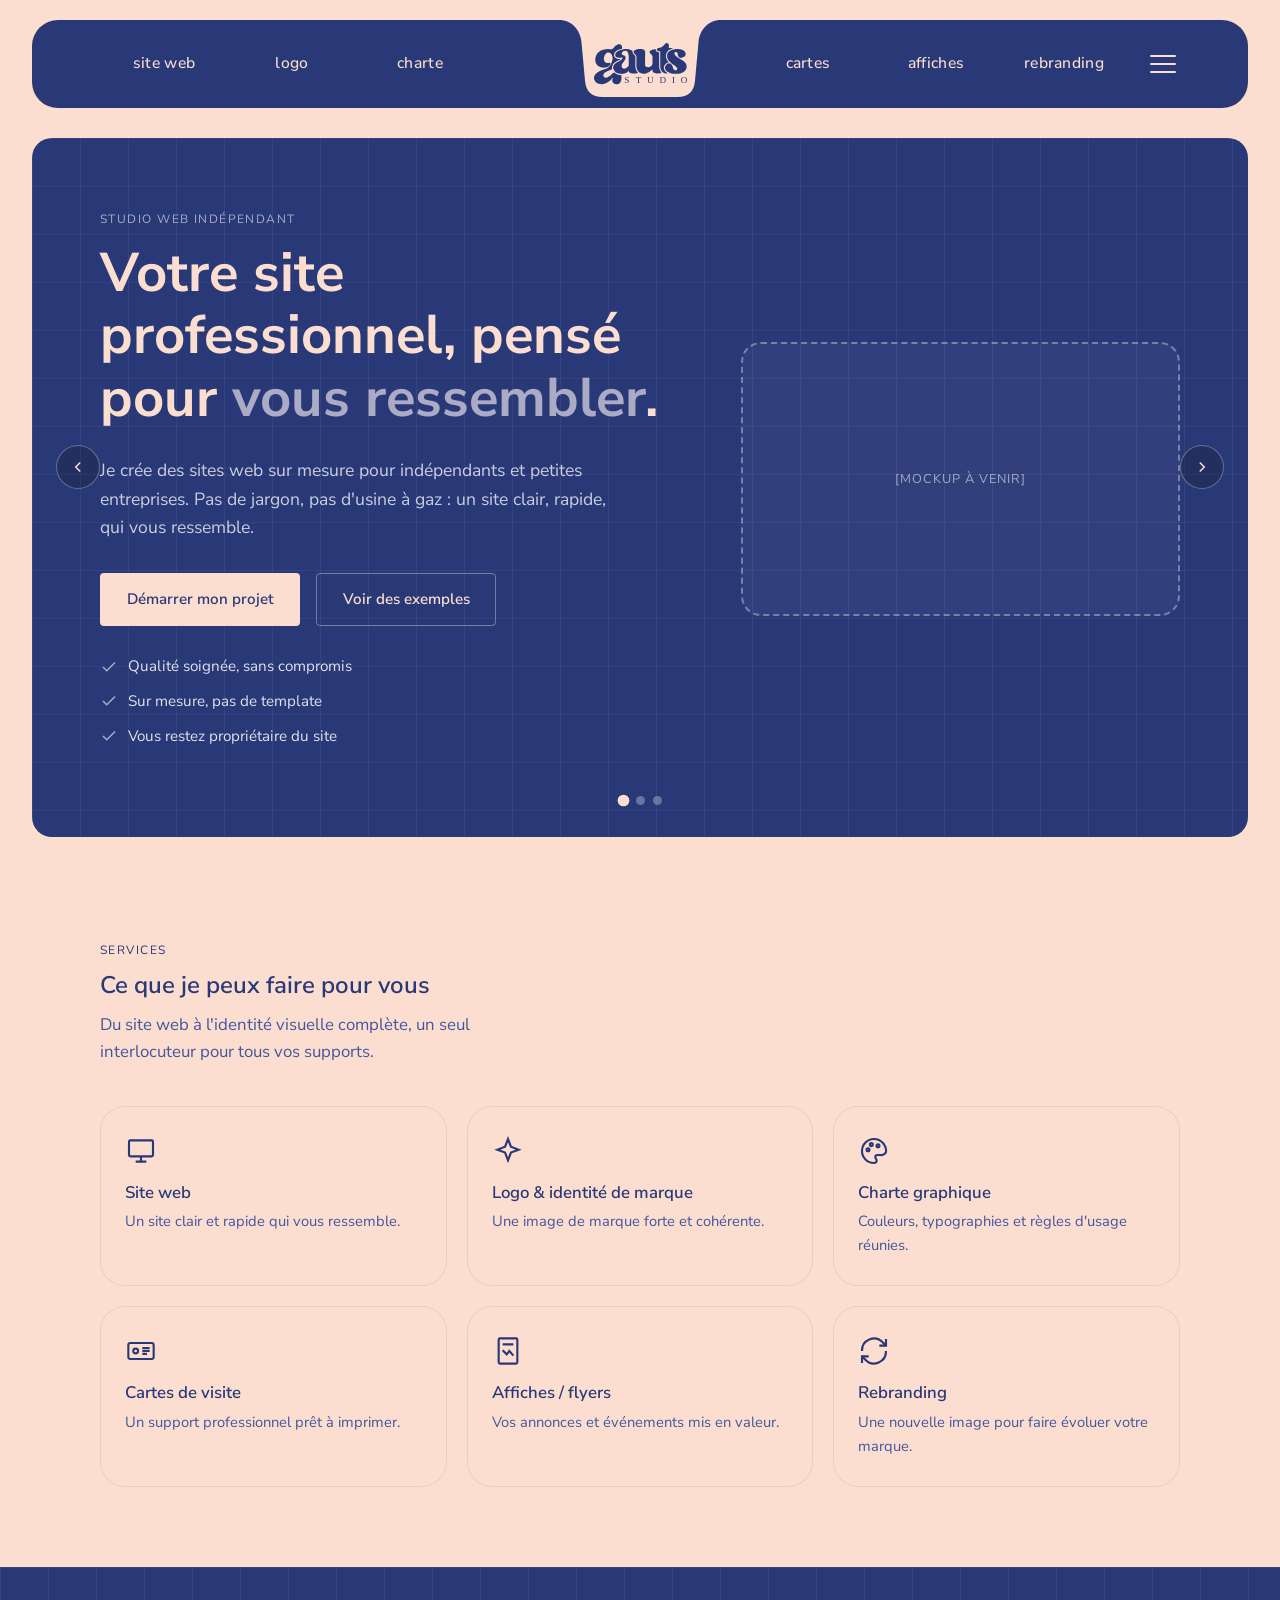
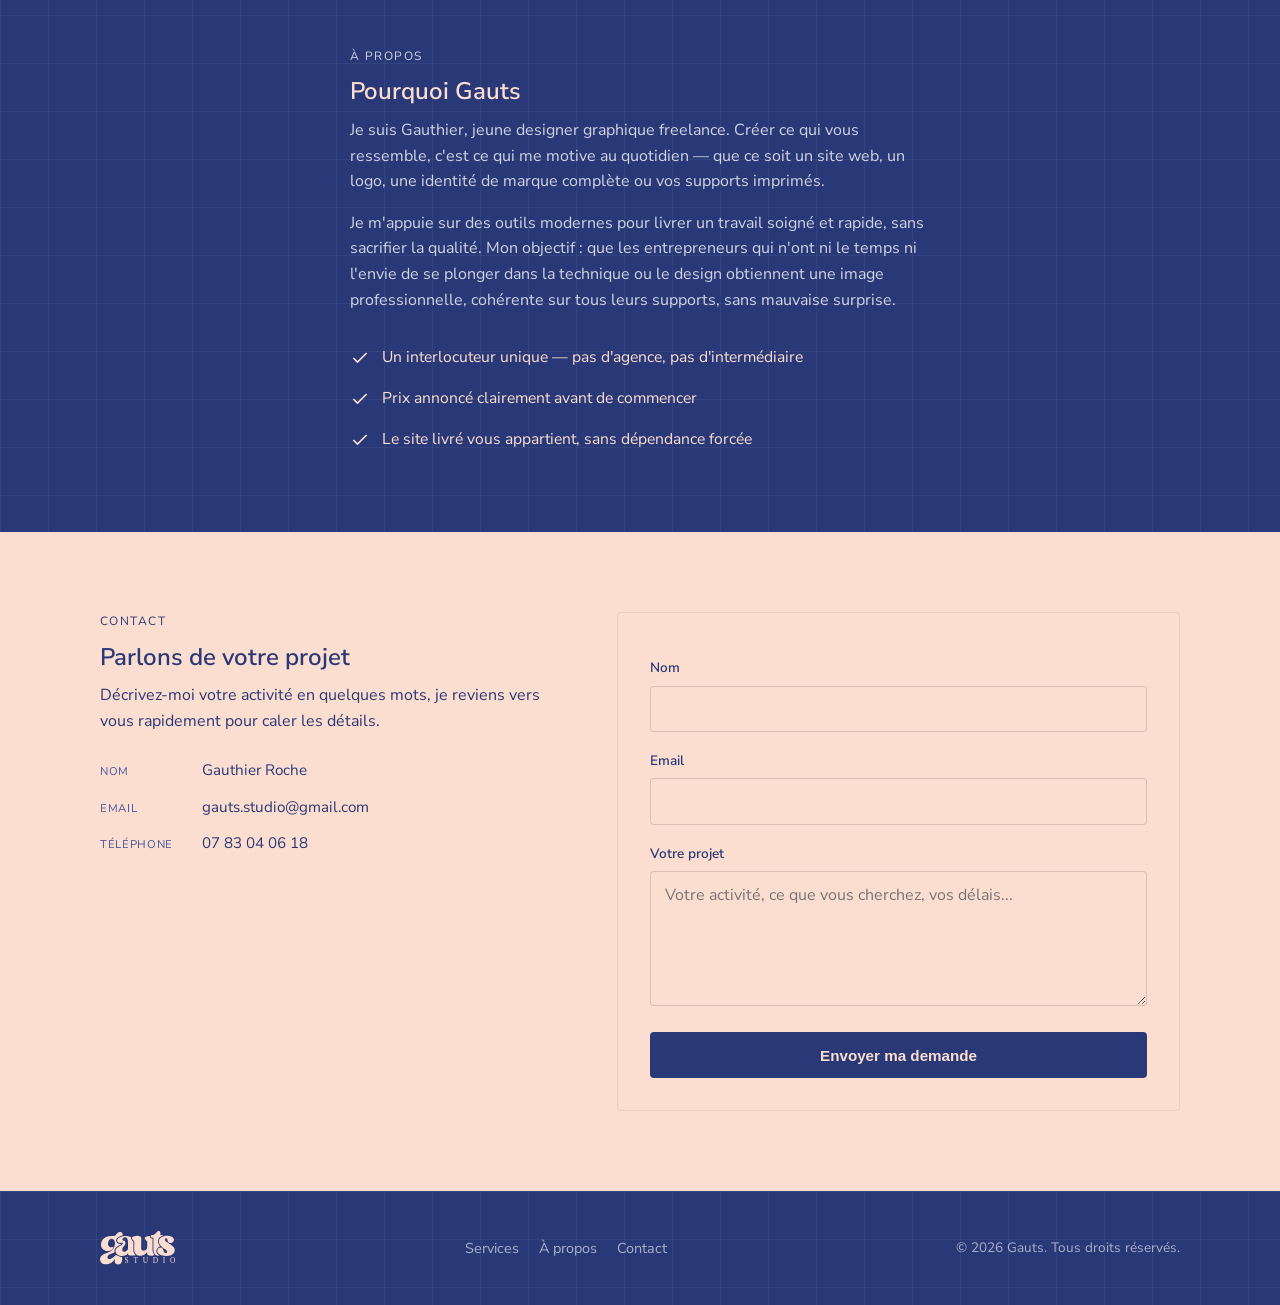
<file: index.html>
<!DOCTYPE html>
<html lang="fr">
<head>
  <meta charset="UTF-8">
  <meta name="viewport" content="width=device-width, initial-scale=1.0">
  <title>Gauts — Sites web sur mesure</title>
  <meta name="description" content="Gauts conçoit des sites web sur mesure pour indépendants et petites entreprises, soignés dans le moindre détail, sans jargon technique.">
  <link rel="preconnect" href="https://fonts.googleapis.com">
  <link rel="preconnect" href="https://fonts.gstatic.com" crossorigin>
  <link href="https://fonts.googleapis.com/css2?family=Nunito+Sans:wght@400;500;600;700;800;900&display=swap" rel="stylesheet">
  <style>
    /* Critique : transition de page (avant styles.css pour éviter tout flash) */
    .page-transition{position:fixed;inset:0;background:#283977;transform:translateX(100%);transition:transform .5s cubic-bezier(.7,0,.3,1);z-index:200;pointer-events:none}
    .page-transition.is-covering{transform:translateX(0)}
    html.pt-active .page-transition{transform:translateX(0)}
    html.pt-active .page-transition.is-leaving{transform:translateX(-100%)}
    @media(prefers-reduced-motion:reduce){.page-transition{display:none}}
  </style>
  <script>if(sessionStorage.getItem('pt-enter')==='1')document.documentElement.classList.add('pt-active');</script>
  <link rel="stylesheet" href="styles.css">
</head>
<body>
  <div class="page-transition" id="page-transition" aria-hidden="true"></div>

  <header data-site-header></header>

  <main>

    <section class="hero">
      <div class="hero-carousel" id="hero-carousel">
        <div class="hero-track" id="hero-track">

          <div class="hero-slide">
            <div class="container hero-inner">
              <div class="hero-content">
                <p class="eyebrow eyebrow-light">Studio web indépendant</p>
                <h1>Votre site professionnel, pensé pour <span class="highlight">vous ressembler</span>.</h1>
                <p class="hero-subtitle">Je crée des sites web sur mesure pour indépendants et petites entreprises. Pas de jargon, pas d'usine à gaz : un site clair, rapide, qui vous ressemble.</p>
                <div class="hero-actions">
                  <a href="#contact" class="btn btn-primary">Démarrer mon projet</a>
                  <a href="services/sites-web.html" class="btn btn-secondary">Voir des exemples</a>
                </div>
                <ul class="hero-points">
                  <li><svg viewBox="0 0 24 24" fill="none" stroke="currentColor" stroke-width="2" aria-hidden="true"><path d="M4 12l5 5L20 6"/></svg>Qualité soignée, sans compromis</li>
                  <li><svg viewBox="0 0 24 24" fill="none" stroke="currentColor" stroke-width="2" aria-hidden="true"><path d="M4 12l5 5L20 6"/></svg>Sur mesure, pas de template</li>
                  <li><svg viewBox="0 0 24 24" fill="none" stroke="currentColor" stroke-width="2" aria-hidden="true"><path d="M4 12l5 5L20 6"/></svg>Vous restez propriétaire du site</li>
                </ul>
              </div>
              <div class="hero-visual">
                <div class="hero-mockup hero-mockup-screen">[MOCKUP À VENIR]</div>
              </div>
            </div>
          </div>

          <div class="hero-slide">
            <div class="container hero-inner">
              <div class="hero-content">
                <p class="eyebrow eyebrow-light">Identité de marque</p>
                <h1>Un logo et une identité qui vous <span class="highlight">ressemblent</span>.</h1>
                <p class="hero-subtitle">Logo, couleurs, typographies : une identité visuelle cohérente pour que votre marque soit reconnaissable partout, du site web à vos cartes de visite.</p>
                <div class="hero-actions">
                  <a href="#contact" class="btn btn-primary">Démarrer mon projet</a>
                  <a href="services/logo.html" class="btn btn-secondary">Découvrir le service</a>
                </div>
                <ul class="hero-points">
                  <li><svg viewBox="0 0 24 24" fill="none" stroke="currentColor" stroke-width="2" aria-hidden="true"><path d="M4 12l5 5L20 6"/></svg>Logo unique pensé pour votre activité</li>
                  <li><svg viewBox="0 0 24 24" fill="none" stroke="currentColor" stroke-width="2" aria-hidden="true"><path d="M4 12l5 5L20 6"/></svg>Décliné sur tous vos supports</li>
                  <li><svg viewBox="0 0 24 24" fill="none" stroke="currentColor" stroke-width="2" aria-hidden="true"><path d="M4 12l5 5L20 6"/></svg>Fichiers sources fournis</li>
                </ul>
              </div>
              <div class="hero-visual">
                <div class="hero-mockup hero-mockup-square">[MOCKUP À VENIR]</div>
              </div>
            </div>
          </div>

          <div class="hero-slide">
            <div class="container hero-inner hero-inner-cartes">
              <div class="hero-content">
                <p class="eyebrow eyebrow-light">Supports imprimés</p>
                <h1>Des cartes de visite à votre <span class="highlight">image</span>.</h1>
                <p class="hero-subtitle">Cartes de visite et supports imprimés assortis à votre identité visuelle, prêts à imprimer, pour marquer les esprits en toutes circonstances.</p>
                <div class="hero-actions">
                  <a href="#contact" class="btn btn-primary">Démarrer mon projet</a>
                  <a href="services/cartes-de-visite.html" class="btn btn-secondary">Découvrir le service</a>
                </div>
                <ul class="hero-points">
                  <li><svg viewBox="0 0 24 24" fill="none" stroke="currentColor" stroke-width="2" aria-hidden="true"><path d="M4 12l5 5L20 6"/></svg>Design assorti à votre identité</li>
                  <li><svg viewBox="0 0 24 24" fill="none" stroke="currentColor" stroke-width="2" aria-hidden="true"><path d="M4 12l5 5L20 6"/></svg>Prêt à imprimer, tous formats</li>
                  <li><svg viewBox="0 0 24 24" fill="none" stroke="currentColor" stroke-width="2" aria-hidden="true"><path d="M4 12l5 5L20 6"/></svg>Livré rapidement</li>
                </ul>
              </div>
              <div class="hero-visual">
                <div class="real-mockup">
                  <img src="assets/cartes-de-visite-mockup.png" alt="Mockup de la carte de visite Gauts Studio : recto beige avec le logo, verso bleu foncé avec QR code et coordonnées, présentés en légère chute sur fond blanc" loading="lazy">
                </div>
              </div>
            </div>
          </div>

        </div>

        <button type="button" class="hero-arrow hero-arrow-prev" id="hero-prev" aria-label="Diapositive précédente">
          <svg viewBox="0 0 24 24" fill="none" stroke="currentColor" stroke-width="2"><path d="M15 18l-6-6 6-6"/></svg>
        </button>
        <button type="button" class="hero-arrow hero-arrow-next" id="hero-next" aria-label="Diapositive suivante">
          <svg viewBox="0 0 24 24" fill="none" stroke="currentColor" stroke-width="2"><path d="M9 18l6-6-6-6"/></svg>
        </button>
      </div>

      <div class="hero-dots container" id="hero-dots" role="tablist" aria-label="Navigation du carrousel">
        <button type="button" class="hero-dot is-active" data-index="0" aria-current="true" aria-label="Aller à la diapositive 1 : Site web"></button>
        <button type="button" class="hero-dot" data-index="1" aria-current="false" aria-label="Aller à la diapositive 2 : Logo et identité"></button>
        <button type="button" class="hero-dot" data-index="2" aria-current="false" aria-label="Aller à la diapositive 3 : Cartes de visite"></button>
      </div>
    </section>

    <section id="services" class="services-overview">
      <div class="container">
        <p class="eyebrow">Services</p>
        <h2>Ce que je peux faire pour vous</h2>
        <p class="section-intro">Du site web à l'identité visuelle complète, un seul interlocuteur pour tous vos supports.</p>

        <div class="overview-grid">
          <a class="overview-card" href="services/sites-web.html">
            <span class="overview-icon" aria-hidden="true">
              <svg viewBox="0 0 24 24" fill="none" stroke="currentColor" stroke-width="1.6"><rect x="3" y="4" width="18" height="12" rx="1"/><path d="M8 20h8M12 16v4"/></svg>
            </span>
            <h3>Site web</h3>
            <p>Un site clair et rapide qui vous ressemble.</p>
          </a>

          <a class="overview-card" href="services/logo.html">
            <span class="overview-icon" aria-hidden="true">
              <svg viewBox="0 0 24 24" fill="none" stroke="currentColor" stroke-width="1.6"><path d="M12 3l2.2 5.8L20 11l-5.8 2.2L12 19l-2.2-5.8L4 11l5.8-2.2L12 3z"/></svg>
            </span>
            <h3>Logo &amp; identité de marque</h3>
            <p>Une image de marque forte et cohérente.</p>
          </a>

          <a class="overview-card" href="services/charte-graphique.html">
            <span class="overview-icon" aria-hidden="true">
              <svg viewBox="0 0 24 24" fill="none" stroke="currentColor" stroke-width="1.6"><path d="M12 3a9 9 0 1 0 0 18c1.4 0 2-.9 2-1.8 0-.5-.2-.9-.5-1.3-.3-.4-.5-.8-.5-1.3 0-.9.7-1.6 1.6-1.6h1.9A4.5 4.5 0 0 0 21 12.9 9 9 0 0 0 12 3z"/><circle cx="7.5" cy="11" r="1.1"/><circle cx="10" cy="7.2" r="1.1"/><circle cx="15" cy="8" r="1.1"/></svg>
            </span>
            <h3>Charte graphique</h3>
            <p>Couleurs, typographies et règles d'usage réunies.</p>
          </a>

          <a class="overview-card" href="services/cartes-de-visite.html">
            <span class="overview-icon" aria-hidden="true">
              <svg viewBox="0 0 24 24" fill="none" stroke="currentColor" stroke-width="1.6"><rect x="2.5" y="6" width="19" height="12" rx="1.5"/><circle cx="8" cy="12" r="1.8"/><path d="M13 9.8h5.5M13 12h5.5M13 14.2h3.5"/></svg>
            </span>
            <h3>Cartes de visite</h3>
            <p>Un support professionnel prêt à imprimer.</p>
          </a>

          <a class="overview-card" href="services/affiches.html">
            <span class="overview-icon" aria-hidden="true">
              <svg viewBox="0 0 24 24" fill="none" stroke="currentColor" stroke-width="1.6"><rect x="5" y="2.5" width="14" height="19" rx="1"/><path d="M8 7h8M8 11.5l3 3 2-2.5 3 3.5"/></svg>
            </span>
            <h3>Affiches / flyers</h3>
            <p>Vos annonces et événements mis en valeur.</p>
          </a>

          <a class="overview-card" href="services/rebranding.html">
            <span class="overview-icon" aria-hidden="true">
              <svg viewBox="0 0 24 24" fill="none" stroke="currentColor" stroke-width="1.6"><path d="M3 12a9 9 0 0 1 15.5-6.5L21 8"/><path d="M21 3v5h-5"/><path d="M21 12a9 9 0 0 1-15.5 6.5L3 16"/><path d="M3 21v-5h5"/></svg>
            </span>
            <h3>Rebranding</h3>
            <p>Une nouvelle image pour faire évoluer votre marque.</p>
          </a>
        </div>
      </div>
    </section>

    <section id="apropos" class="apropos">
      <div class="container apropos-inner">
        <p class="eyebrow eyebrow-light">À propos</p>
        <h2>Pourquoi Gauts</h2>
        <p>Je suis Gauthier, jeune designer graphique freelance. Créer ce qui vous ressemble, c'est ce qui me motive au quotidien — que ce soit un site web, un logo, une identité de marque complète ou vos supports imprimés.</p>
        <p>Je m'appuie sur des outils modernes pour livrer un travail soigné et rapide, sans sacrifier la qualité. Mon objectif : que les entrepreneurs qui n'ont ni le temps ni l'envie de se plonger dans la technique ou le design obtiennent une image professionnelle, cohérente sur tous leurs supports, sans mauvaise surprise.</p>

        <ul class="trust-list">
          <li>
            <svg viewBox="0 0 24 24" fill="none" stroke="currentColor" stroke-width="2" aria-hidden="true"><path d="M4 12l5 5L20 6"/></svg>
            Un interlocuteur unique — pas d'agence, pas d'intermédiaire
          </li>
          <li>
            <svg viewBox="0 0 24 24" fill="none" stroke="currentColor" stroke-width="2" aria-hidden="true"><path d="M4 12l5 5L20 6"/></svg>
            Prix annoncé clairement avant de commencer
          </li>
          <li>
            <svg viewBox="0 0 24 24" fill="none" stroke="currentColor" stroke-width="2" aria-hidden="true"><path d="M4 12l5 5L20 6"/></svg>
            Le site livré vous appartient, sans dépendance forcée
          </li>
        </ul>
      </div>
    </section>

    <section id="contact" class="contact">
      <div class="container contact-inner">
        <div class="contact-info">
          <p class="eyebrow">Contact</p>
          <h2>Parlons de votre projet</h2>
          <p>Décrivez-moi votre activité en quelques mots, je reviens vers vous rapidement pour caler les détails.</p>
          <ul class="contact-details">
            <li><span>Nom</span> Gauthier Roche</li>
            <li><span>Email</span> <a href="mailto:gauts.studio@gmail.com">gauts.studio@gmail.com</a></li>
            <li><span>Téléphone</span> <a href="tel:+33783040618">07 83 04 06 18</a></li>
          </ul>
        </div>

        <form class="contact-form" id="contact-form" action="https://formspree.io/f/xlgyvnkq" method="POST">
          <label for="name">Nom</label>
          <input type="text" id="name" name="name" required autocomplete="name">

          <label for="email">Email</label>
          <input type="email" id="email" name="email" required autocomplete="email">

          <label for="message">Votre projet</label>
          <textarea id="message" name="message" rows="5" required placeholder="Votre activité, ce que vous cherchez, vos délais..."></textarea>

          <button type="submit" class="btn btn-primary">Envoyer ma demande</button>
        </form>
      </div>
    </section>

  </main>

  <footer class="site-footer">
    <div class="container footer-inner">
      <a href="index.html" class="logo"><img src="assets/logo.svg" alt="Gauts" class="logo-img"></a>
      <nav class="footer-nav">
        <a href="#services">Services</a>
        <a href="#apropos">À propos</a>
        <a href="#contact">Contact</a>
      </nav>
      <p class="footer-copy">&copy; <span id="year"></span> Gauts. Tous droits réservés.</p>
    </div>
  </footer>

  <script src="script.js"></script>
</body>
</html>
</file>
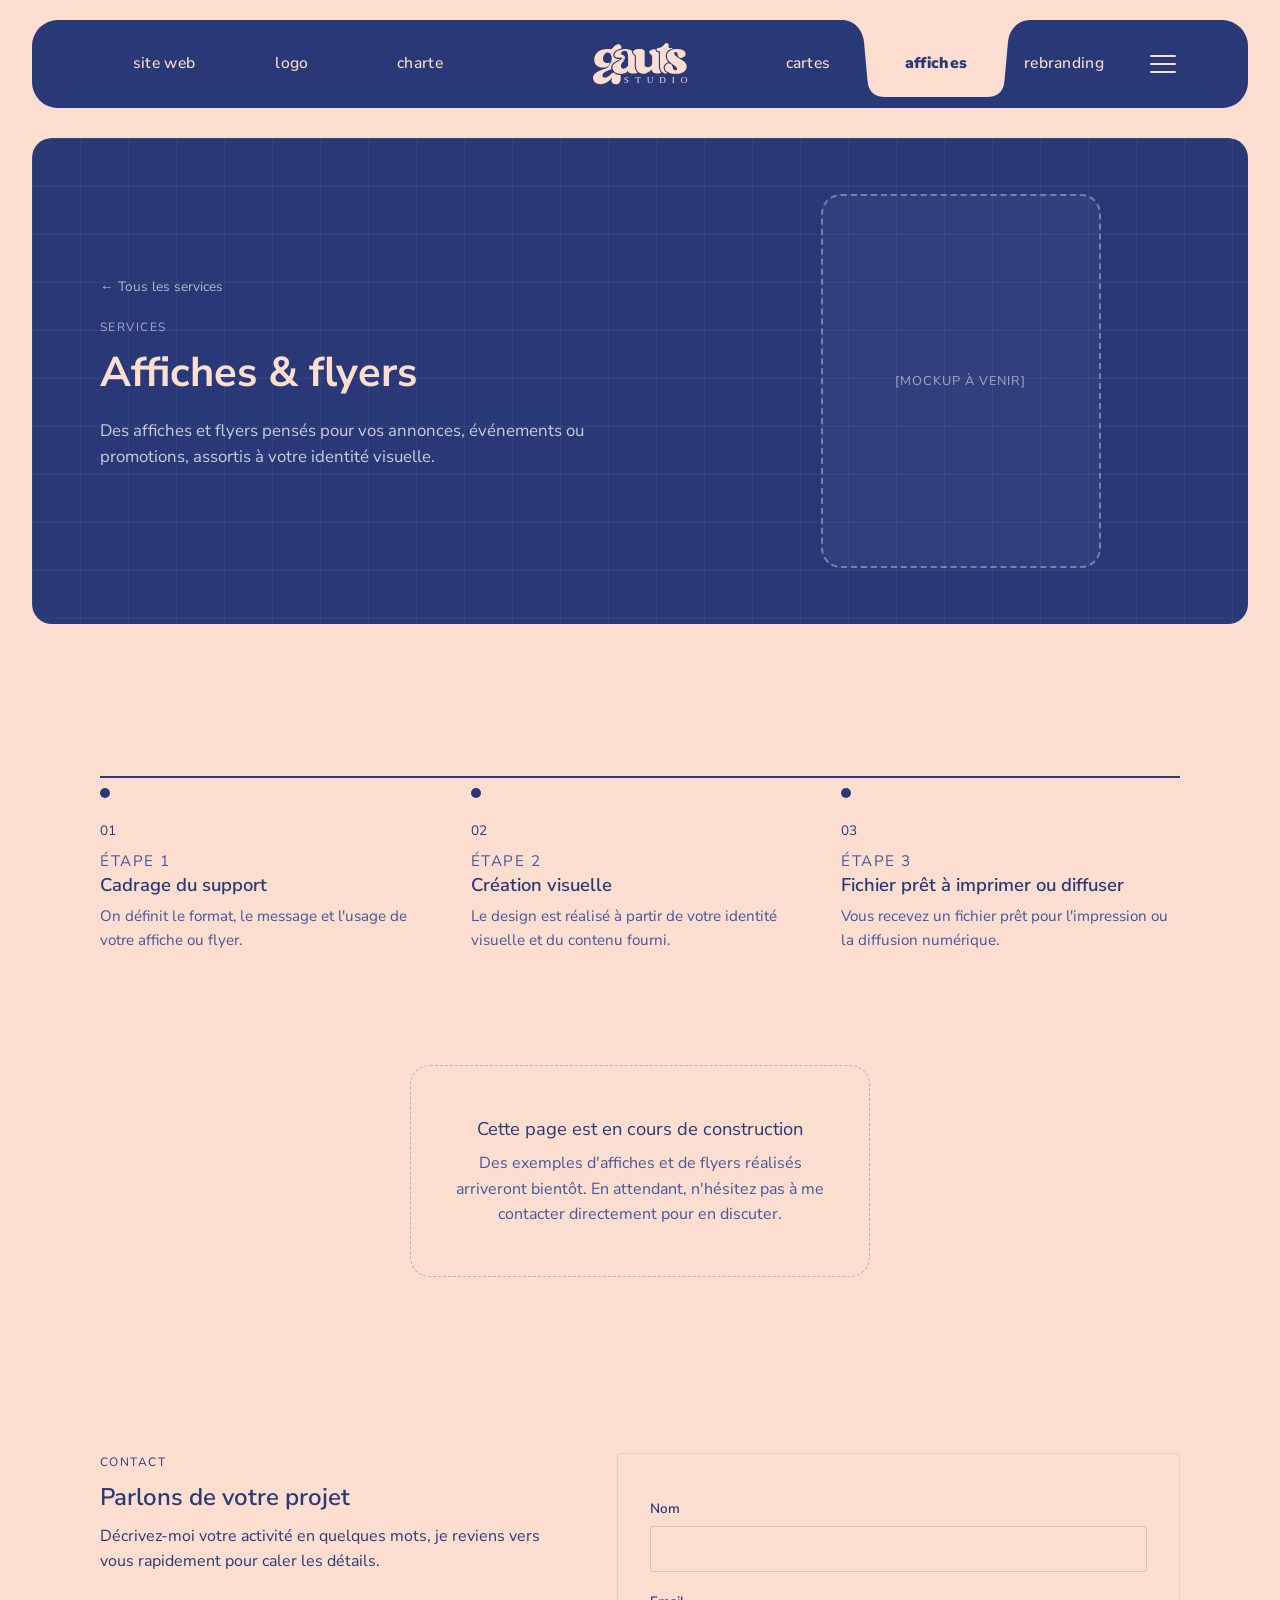
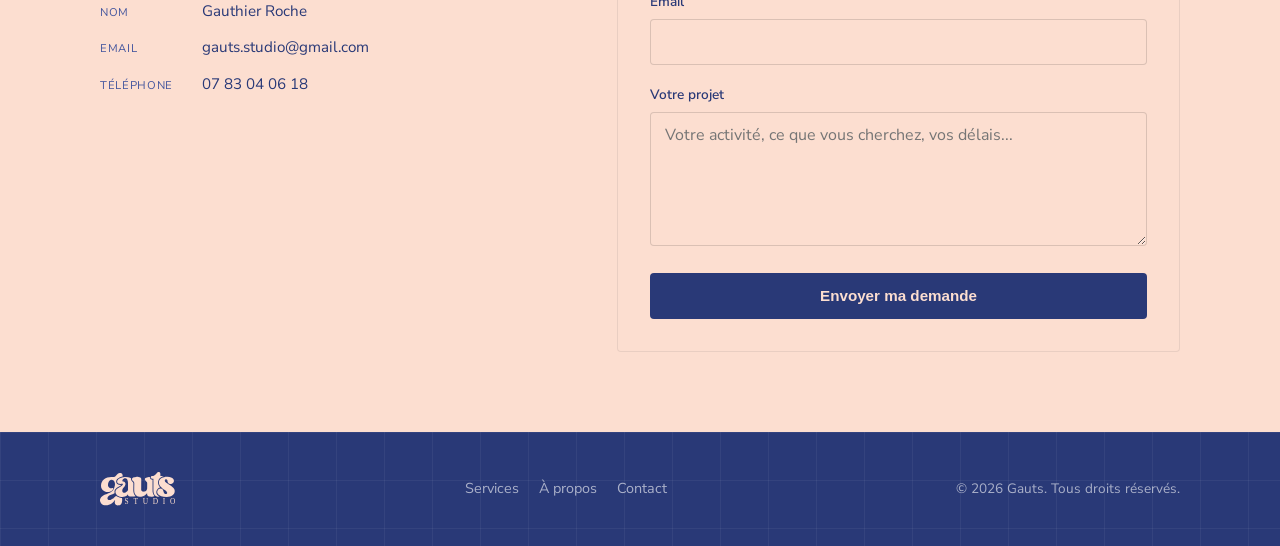
<file: services/affiches.html>
<!DOCTYPE html>
<html lang="fr">
<head>
  <meta charset="UTF-8">
  <meta name="viewport" content="width=device-width, initial-scale=1.0">
  <title>Affiches &amp; flyers — Gauts</title>
  <meta name="description" content="Des affiches et flyers pensés pour vos annonces, événements ou promotions, assortis à votre identité visuelle.">
  <link rel="preconnect" href="https://fonts.googleapis.com">
  <link rel="preconnect" href="https://fonts.gstatic.com" crossorigin>
  <link href="https://fonts.googleapis.com/css2?family=Nunito+Sans:wght@400;500;600;700;800;900&display=swap" rel="stylesheet">
  <style>
    .page-transition{position:fixed;inset:0;background:#283977;transform:translateX(100%);transition:transform .5s cubic-bezier(.7,0,.3,1);z-index:200;pointer-events:none}
    .page-transition.is-covering{transform:translateX(0)}
    html.pt-active .page-transition{transform:translateX(0)}
    html.pt-active .page-transition.is-leaving{transform:translateX(-100%)}
    @media(prefers-reduced-motion:reduce){.page-transition{display:none}}
  </style>
  <script>if(sessionStorage.getItem('pt-enter')==='1')document.documentElement.classList.add('pt-active');</script>
  <link rel="stylesheet" href="../styles.css">
</head>
<body>
  <div class="page-transition" id="page-transition" aria-hidden="true"></div>

  <header data-site-header></header>

  <main>

    <section class="page-hero">
      <div class="container page-hero-inner">
        <div class="page-hero-content">
          <a class="back-link" href="../index.html#services">&larr; Tous les services</a>
          <p class="eyebrow eyebrow-light">Services</p>
          <h1>Affiches &amp; flyers</h1>
          <p class="page-hero-subtitle">Des affiches et flyers pensés pour vos annonces, événements ou promotions, assortis à votre identité visuelle.</p>
        </div>
        <div class="page-hero-visual">
          <div class="hero-mockup hero-mockup-poster">[MOCKUP À VENIR]</div>
        </div>
      </div>
    </section>

    <section class="service-process">
      <div class="container">
        <div class="timeline" id="timeline">
          <div class="timeline-track" aria-hidden="true"><span class="timeline-fill"></span></div>

          <div class="timeline-step">
            <span class="timeline-number">01</span>
            <p class="timeline-label">Étape 1</p>
            <h3>Cadrage du support</h3>
            <p>On définit le format, le message et l'usage de votre affiche ou flyer.</p>
          </div>

          <div class="timeline-step">
            <span class="timeline-number">02</span>
            <p class="timeline-label">Étape 2</p>
            <h3>Création visuelle</h3>
            <p>Le design est réalisé à partir de votre identité visuelle et du contenu fourni.</p>
          </div>

          <div class="timeline-step">
            <span class="timeline-number">03</span>
            <p class="timeline-label">Étape 3</p>
            <h3>Fichier prêt à imprimer ou diffuser</h3>
            <p>Vous recevez un fichier prêt pour l'impression ou la diffusion numérique.</p>
          </div>
        </div>
      </div>
    </section>

    <section class="page-wip">
      <div class="container">
        <div class="page-wip-inner">
          <p class="page-wip-title">Cette page est en cours de construction</p>
          <p class="page-wip-text">Des exemples d'affiches et de flyers réalisés arriveront bientôt. En attendant, n'hésitez pas à me contacter directement pour en discuter.</p>
        </div>
      </div>
    </section>

    <section id="contact" class="contact">
      <div class="container contact-inner">
        <div class="contact-info">
          <p class="eyebrow">Contact</p>
          <h2>Parlons de votre projet</h2>
          <p>Décrivez-moi votre activité en quelques mots, je reviens vers vous rapidement pour caler les détails.</p>
          <ul class="contact-details">
            <li><span>Nom</span> Gauthier Roche</li>
            <li><span>Email</span> <a href="mailto:gauts.studio@gmail.com">gauts.studio@gmail.com</a></li>
            <li><span>Téléphone</span> <a href="tel:+33783040618">07 83 04 06 18</a></li>
          </ul>
        </div>

        <form class="contact-form" id="contact-form" action="https://formspree.io/f/xlgyvnkq" method="POST">
          <label for="name">Nom</label>
          <input type="text" id="name" name="name" required autocomplete="name">

          <label for="email">Email</label>
          <input type="email" id="email" name="email" required autocomplete="email">

          <label for="message">Votre projet</label>
          <textarea id="message" name="message" rows="5" required placeholder="Votre activité, ce que vous cherchez, vos délais..."></textarea>

          <button type="submit" class="btn btn-primary">Envoyer ma demande</button>
        </form>
      </div>
    </section>

  </main>

  <footer class="site-footer">
    <div class="container footer-inner">
      <a href="../index.html" class="logo"><img src="../assets/logo.svg" alt="Gauts" class="logo-img"></a>
      <nav class="footer-nav">
        <a href="../index.html#services">Services</a>
        <a href="../index.html#apropos">À propos</a>
        <a href="#contact">Contact</a>
      </nav>
      <p class="footer-copy">&copy; <span id="year"></span> Gauts. Tous droits réservés.</p>
    </div>
  </footer>

  <script src="../script.js"></script>
</body>
</html>
</file>
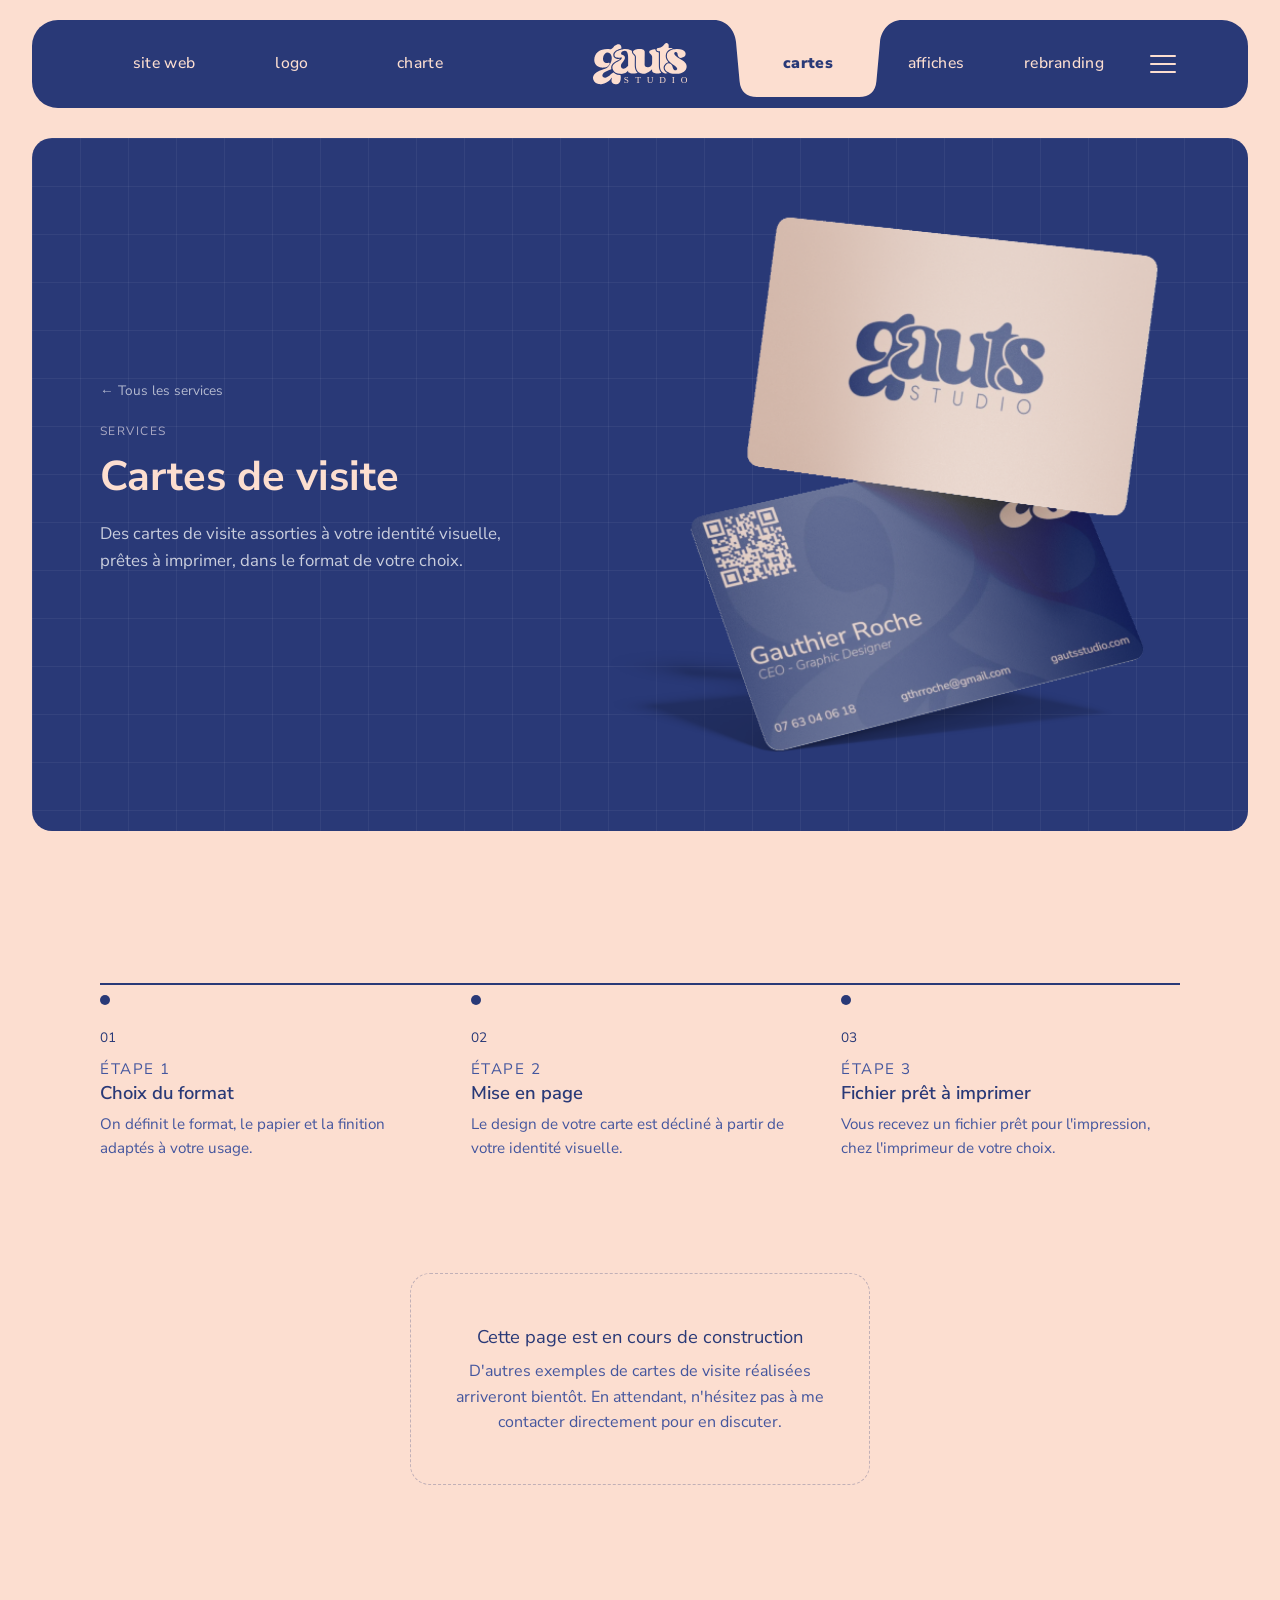
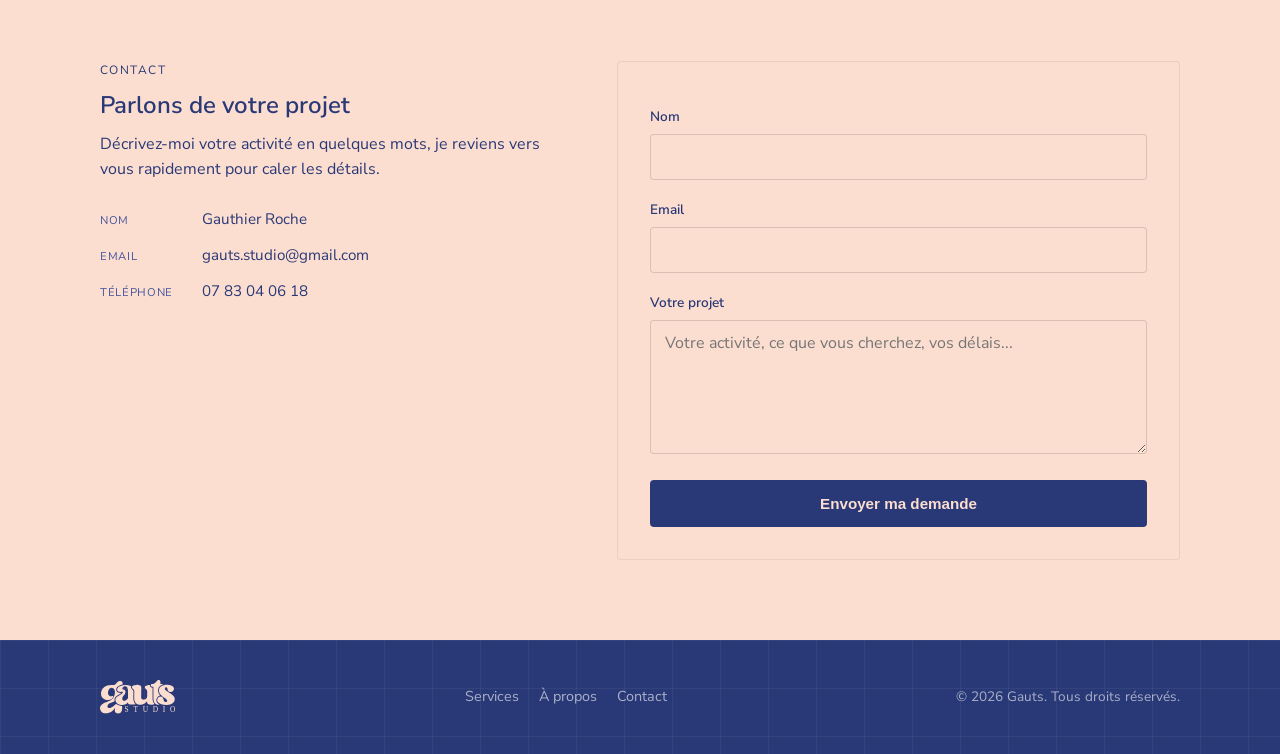
<file: services/cartes-de-visite.html>
<!DOCTYPE html>
<html lang="fr">
<head>
  <meta charset="UTF-8">
  <meta name="viewport" content="width=device-width, initial-scale=1.0">
  <title>Cartes de visite — Gauts</title>
  <meta name="description" content="Des cartes de visite assorties à votre identité visuelle, prêtes à imprimer, dans le format de votre choix.">
  <link rel="preconnect" href="https://fonts.googleapis.com">
  <link rel="preconnect" href="https://fonts.gstatic.com" crossorigin>
  <link href="https://fonts.googleapis.com/css2?family=Nunito+Sans:wght@400;500;600;700;800;900&display=swap" rel="stylesheet">
  <style>
    .page-transition{position:fixed;inset:0;background:#283977;transform:translateX(100%);transition:transform .5s cubic-bezier(.7,0,.3,1);z-index:200;pointer-events:none}
    .page-transition.is-covering{transform:translateX(0)}
    html.pt-active .page-transition{transform:translateX(0)}
    html.pt-active .page-transition.is-leaving{transform:translateX(-100%)}
    @media(prefers-reduced-motion:reduce){.page-transition{display:none}}
  </style>
  <script>if(sessionStorage.getItem('pt-enter')==='1')document.documentElement.classList.add('pt-active');</script>
  <link rel="stylesheet" href="../styles.css">
</head>
<body>
  <div class="page-transition" id="page-transition" aria-hidden="true"></div>

  <header data-site-header></header>

  <main>

    <section class="page-hero">
      <div class="container page-hero-inner page-hero-inner-wide">
        <div class="page-hero-content">
          <a class="back-link" href="../index.html#services">&larr; Tous les services</a>
          <p class="eyebrow eyebrow-light">Services</p>
          <h1>Cartes de visite</h1>
          <p class="page-hero-subtitle">Des cartes de visite assorties à votre identité visuelle, prêtes à imprimer, dans le format de votre choix.</p>
        </div>
        <div class="page-hero-visual">
          <div class="real-mockup">
            <img src="../assets/cartes-de-visite-mockup.png" alt="Mockup de la carte de visite Gauts Studio : recto beige avec le logo, verso bleu foncé avec QR code et coordonnées, présentés en légère chute sur fond blanc" loading="lazy">
          </div>
        </div>
      </div>
    </section>

    <section class="service-process">
      <div class="container">
        <div class="timeline" id="timeline">
          <div class="timeline-track" aria-hidden="true"><span class="timeline-fill"></span></div>

          <div class="timeline-step">
            <span class="timeline-number">01</span>
            <p class="timeline-label">Étape 1</p>
            <h3>Choix du format</h3>
            <p>On définit le format, le papier et la finition adaptés à votre usage.</p>
          </div>

          <div class="timeline-step">
            <span class="timeline-number">02</span>
            <p class="timeline-label">Étape 2</p>
            <h3>Mise en page</h3>
            <p>Le design de votre carte est décliné à partir de votre identité visuelle.</p>
          </div>

          <div class="timeline-step">
            <span class="timeline-number">03</span>
            <p class="timeline-label">Étape 3</p>
            <h3>Fichier prêt à imprimer</h3>
            <p>Vous recevez un fichier prêt pour l'impression, chez l'imprimeur de votre choix.</p>
          </div>
        </div>
      </div>
    </section>

    <section class="page-wip">
      <div class="container">
        <div class="page-wip-inner">
          <p class="page-wip-title">Cette page est en cours de construction</p>
          <p class="page-wip-text">D'autres exemples de cartes de visite réalisées arriveront bientôt. En attendant, n'hésitez pas à me contacter directement pour en discuter.</p>
        </div>
      </div>
    </section>

    <section id="contact" class="contact">
      <div class="container contact-inner">
        <div class="contact-info">
          <p class="eyebrow">Contact</p>
          <h2>Parlons de votre projet</h2>
          <p>Décrivez-moi votre activité en quelques mots, je reviens vers vous rapidement pour caler les détails.</p>
          <ul class="contact-details">
            <li><span>Nom</span> Gauthier Roche</li>
            <li><span>Email</span> <a href="mailto:gauts.studio@gmail.com">gauts.studio@gmail.com</a></li>
            <li><span>Téléphone</span> <a href="tel:+33783040618">07 83 04 06 18</a></li>
          </ul>
        </div>

        <form class="contact-form" id="contact-form" action="https://formspree.io/f/xlgyvnkq" method="POST">
          <label for="name">Nom</label>
          <input type="text" id="name" name="name" required autocomplete="name">

          <label for="email">Email</label>
          <input type="email" id="email" name="email" required autocomplete="email">

          <label for="message">Votre projet</label>
          <textarea id="message" name="message" rows="5" required placeholder="Votre activité, ce que vous cherchez, vos délais..."></textarea>

          <button type="submit" class="btn btn-primary">Envoyer ma demande</button>
        </form>
      </div>
    </section>

  </main>

  <footer class="site-footer">
    <div class="container footer-inner">
      <a href="../index.html" class="logo"><img src="../assets/logo.svg" alt="Gauts" class="logo-img"></a>
      <nav class="footer-nav">
        <a href="../index.html#services">Services</a>
        <a href="../index.html#apropos">À propos</a>
        <a href="#contact">Contact</a>
      </nav>
      <p class="footer-copy">&copy; <span id="year"></span> Gauts. Tous droits réservés.</p>
    </div>
  </footer>

  <script src="../script.js"></script>
</body>
</html>
</file>
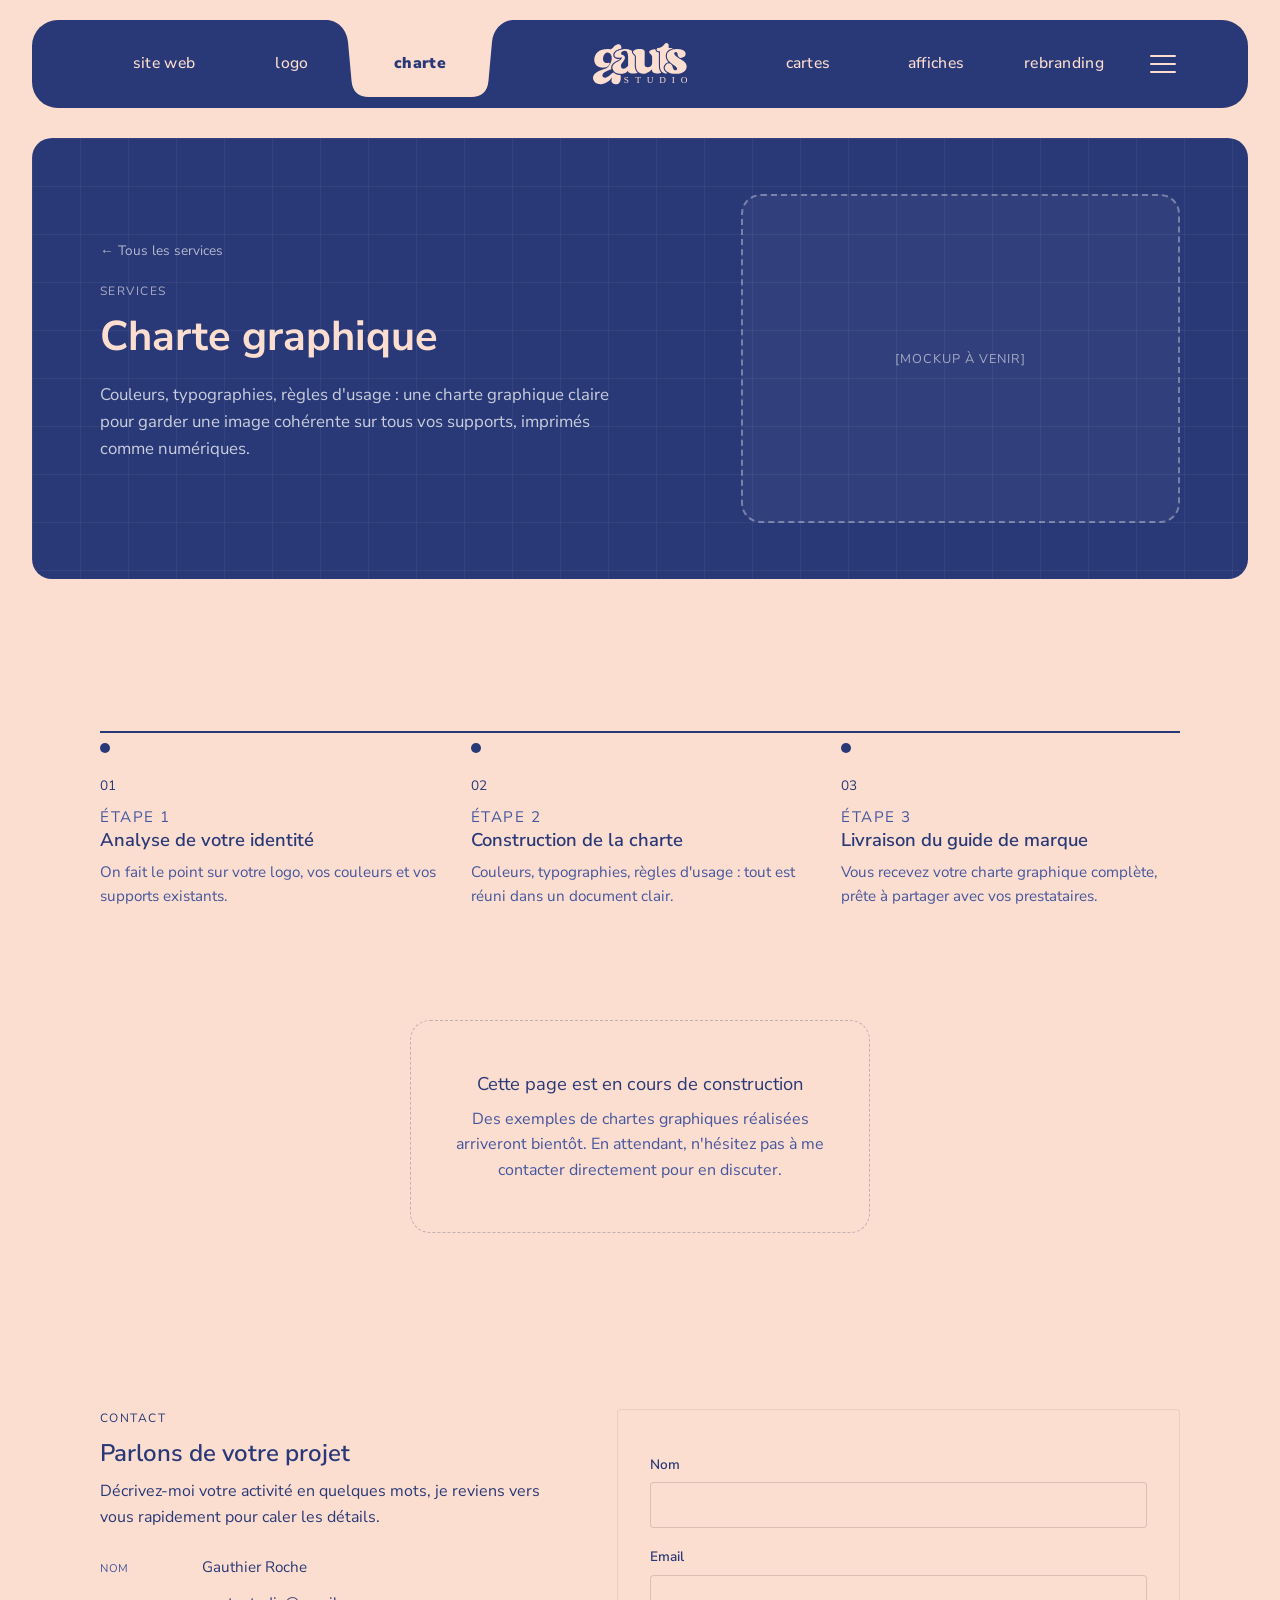
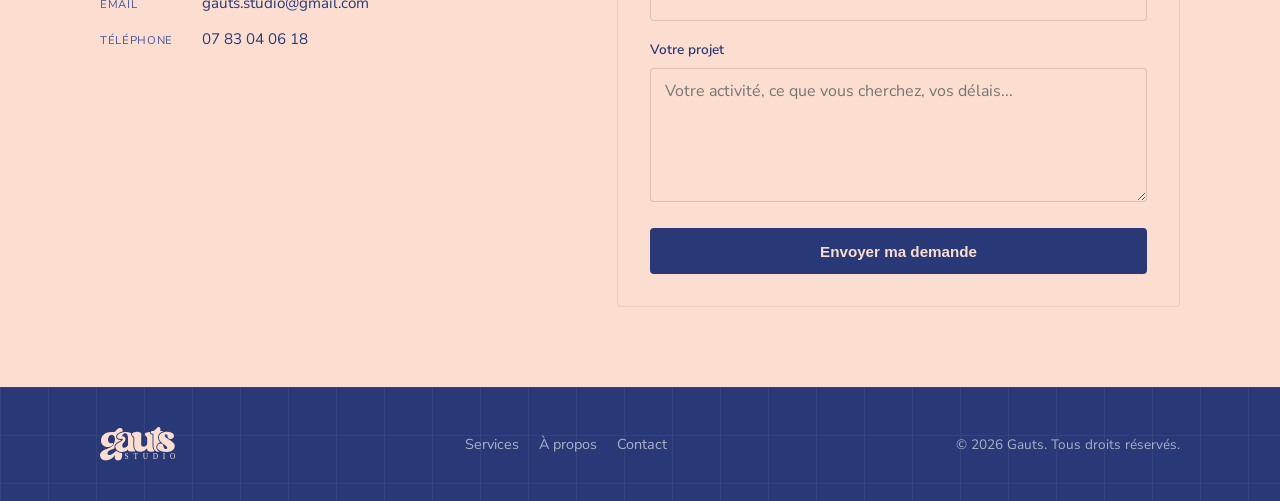
<file: services/charte-graphique.html>
<!DOCTYPE html>
<html lang="fr">
<head>
  <meta charset="UTF-8">
  <meta name="viewport" content="width=device-width, initial-scale=1.0">
  <title>Charte graphique — Gauts</title>
  <meta name="description" content="Une charte graphique claire — couleurs, typographies, règles d'usage — pour garder une image cohérente sur tous vos supports.">
  <link rel="preconnect" href="https://fonts.googleapis.com">
  <link rel="preconnect" href="https://fonts.gstatic.com" crossorigin>
  <link href="https://fonts.googleapis.com/css2?family=Nunito+Sans:wght@400;500;600;700;800;900&display=swap" rel="stylesheet">
  <style>
    .page-transition{position:fixed;inset:0;background:#283977;transform:translateX(100%);transition:transform .5s cubic-bezier(.7,0,.3,1);z-index:200;pointer-events:none}
    .page-transition.is-covering{transform:translateX(0)}
    html.pt-active .page-transition{transform:translateX(0)}
    html.pt-active .page-transition.is-leaving{transform:translateX(-100%)}
    @media(prefers-reduced-motion:reduce){.page-transition{display:none}}
  </style>
  <script>if(sessionStorage.getItem('pt-enter')==='1')document.documentElement.classList.add('pt-active');</script>
  <link rel="stylesheet" href="../styles.css">
</head>
<body>
  <div class="page-transition" id="page-transition" aria-hidden="true"></div>

  <header data-site-header></header>

  <main>

    <section class="page-hero">
      <div class="container page-hero-inner">
        <div class="page-hero-content">
          <a class="back-link" href="../index.html#services">&larr; Tous les services</a>
          <p class="eyebrow eyebrow-light">Services</p>
          <h1>Charte graphique</h1>
          <p class="page-hero-subtitle">Couleurs, typographies, règles d'usage : une charte graphique claire pour garder une image cohérente sur tous vos supports, imprimés comme numériques.</p>
        </div>
        <div class="page-hero-visual">
          <div class="hero-mockup hero-mockup-board">[MOCKUP À VENIR]</div>
        </div>
      </div>
    </section>

    <section class="service-process">
      <div class="container">
        <div class="timeline" id="timeline">
          <div class="timeline-track" aria-hidden="true"><span class="timeline-fill"></span></div>

          <div class="timeline-step">
            <span class="timeline-number">01</span>
            <p class="timeline-label">Étape 1</p>
            <h3>Analyse de votre identité</h3>
            <p>On fait le point sur votre logo, vos couleurs et vos supports existants.</p>
          </div>

          <div class="timeline-step">
            <span class="timeline-number">02</span>
            <p class="timeline-label">Étape 2</p>
            <h3>Construction de la charte</h3>
            <p>Couleurs, typographies, règles d'usage : tout est réuni dans un document clair.</p>
          </div>

          <div class="timeline-step">
            <span class="timeline-number">03</span>
            <p class="timeline-label">Étape 3</p>
            <h3>Livraison du guide de marque</h3>
            <p>Vous recevez votre charte graphique complète, prête à partager avec vos prestataires.</p>
          </div>
        </div>
      </div>
    </section>

    <section class="page-wip">
      <div class="container">
        <div class="page-wip-inner">
          <p class="page-wip-title">Cette page est en cours de construction</p>
          <p class="page-wip-text">Des exemples de chartes graphiques réalisées arriveront bientôt. En attendant, n'hésitez pas à me contacter directement pour en discuter.</p>
        </div>
      </div>
    </section>

    <section id="contact" class="contact">
      <div class="container contact-inner">
        <div class="contact-info">
          <p class="eyebrow">Contact</p>
          <h2>Parlons de votre projet</h2>
          <p>Décrivez-moi votre activité en quelques mots, je reviens vers vous rapidement pour caler les détails.</p>
          <ul class="contact-details">
            <li><span>Nom</span> Gauthier Roche</li>
            <li><span>Email</span> <a href="mailto:gauts.studio@gmail.com">gauts.studio@gmail.com</a></li>
            <li><span>Téléphone</span> <a href="tel:+33783040618">07 83 04 06 18</a></li>
          </ul>
        </div>

        <form class="contact-form" id="contact-form" action="https://formspree.io/f/xlgyvnkq" method="POST">
          <label for="name">Nom</label>
          <input type="text" id="name" name="name" required autocomplete="name">

          <label for="email">Email</label>
          <input type="email" id="email" name="email" required autocomplete="email">

          <label for="message">Votre projet</label>
          <textarea id="message" name="message" rows="5" required placeholder="Votre activité, ce que vous cherchez, vos délais..."></textarea>

          <button type="submit" class="btn btn-primary">Envoyer ma demande</button>
        </form>
      </div>
    </section>

  </main>

  <footer class="site-footer">
    <div class="container footer-inner">
      <a href="../index.html" class="logo"><img src="../assets/logo.svg" alt="Gauts" class="logo-img"></a>
      <nav class="footer-nav">
        <a href="../index.html#services">Services</a>
        <a href="../index.html#apropos">À propos</a>
        <a href="#contact">Contact</a>
      </nav>
      <p class="footer-copy">&copy; <span id="year"></span> Gauts. Tous droits réservés.</p>
    </div>
  </footer>

  <script src="../script.js"></script>
</body>
</html>
</file>
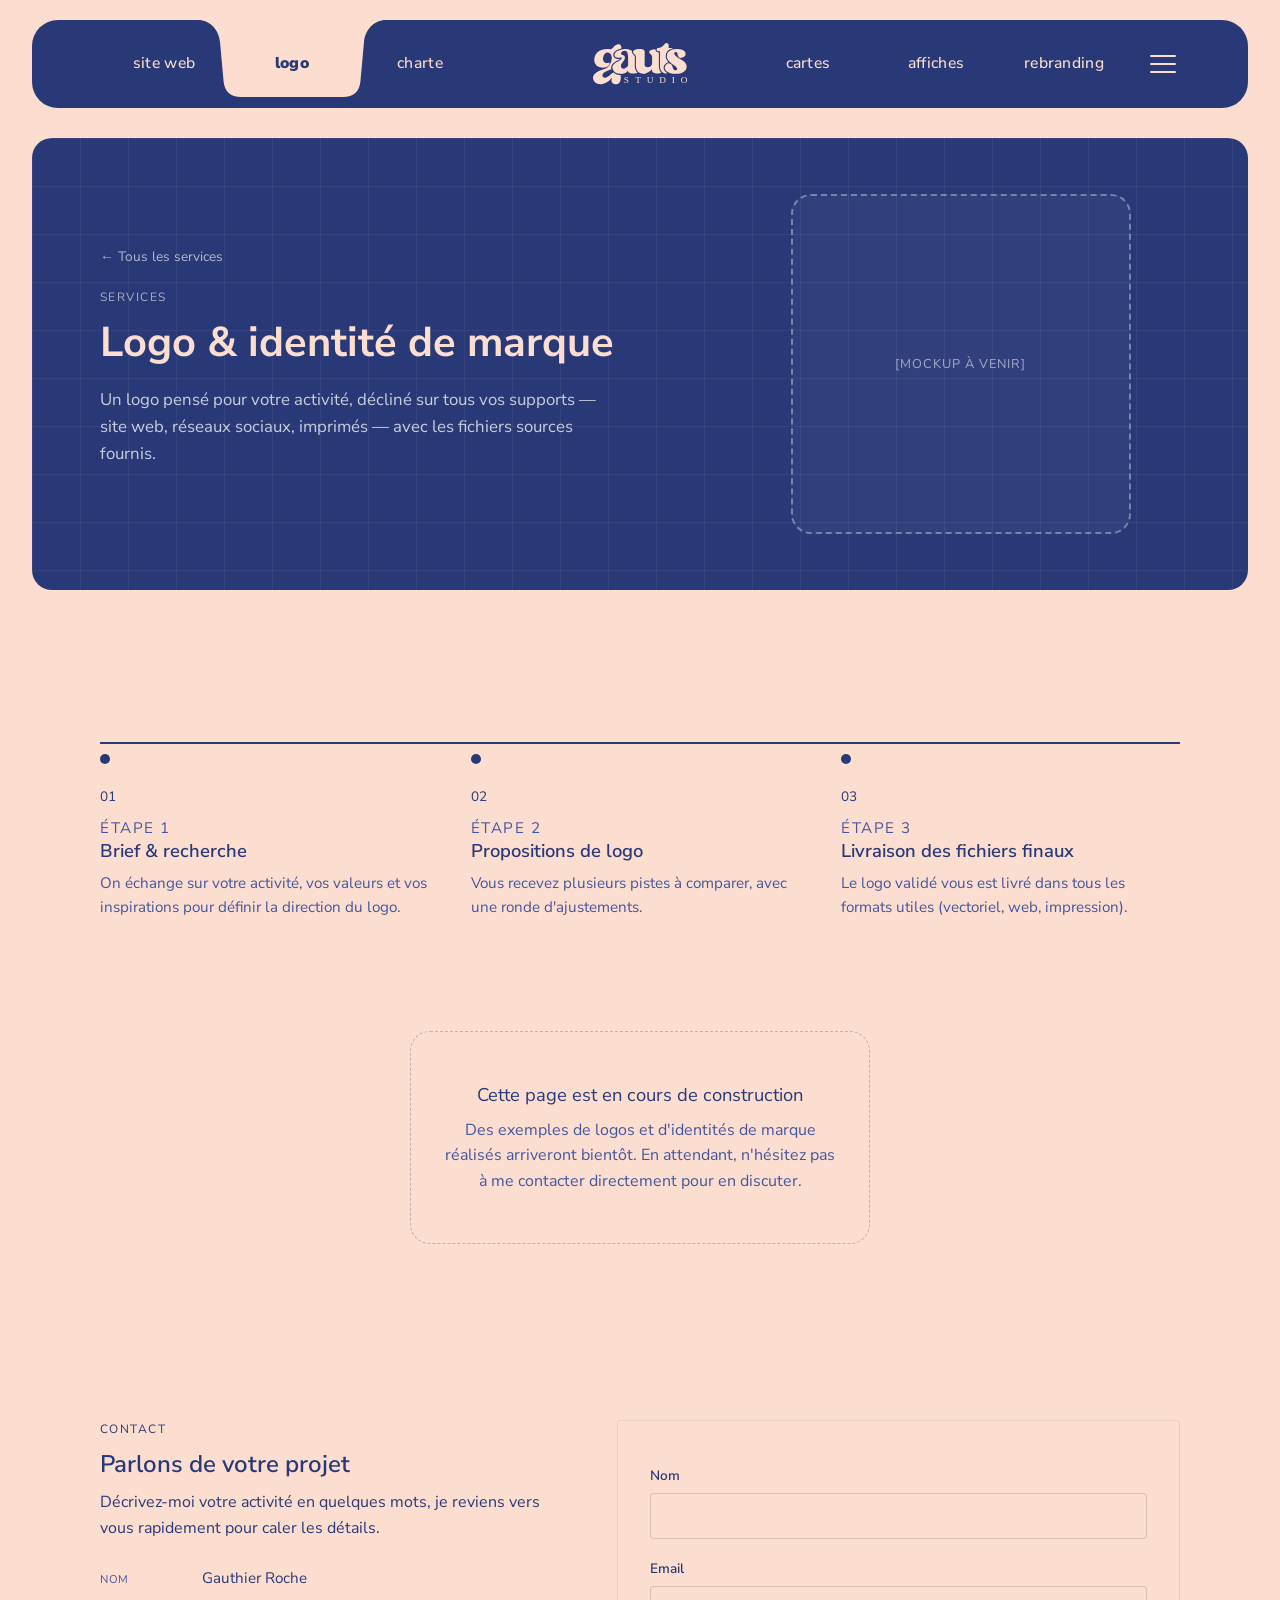
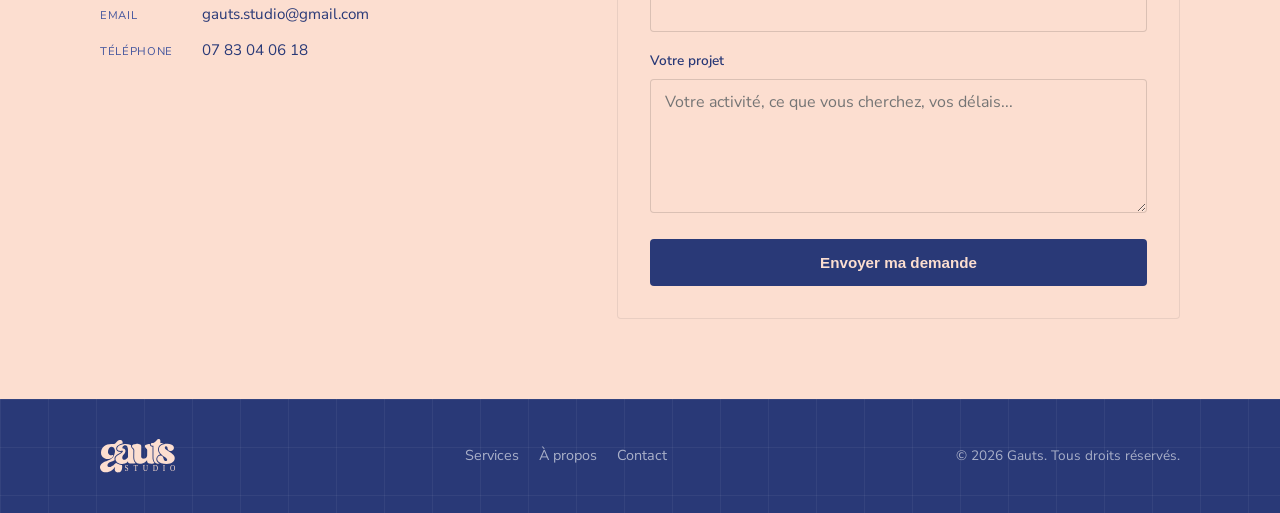
<file: services/logo.html>
<!DOCTYPE html>
<html lang="fr">
<head>
  <meta charset="UTF-8">
  <meta name="viewport" content="width=device-width, initial-scale=1.0">
  <title>Logo &amp; identité de marque — Gauts</title>
  <meta name="description" content="Un logo et une identité de marque cohérente, pensés pour votre activité et déclinables sur tous vos supports.">
  <link rel="preconnect" href="https://fonts.googleapis.com">
  <link rel="preconnect" href="https://fonts.gstatic.com" crossorigin>
  <link href="https://fonts.googleapis.com/css2?family=Nunito+Sans:wght@400;500;600;700;800;900&display=swap" rel="stylesheet">
  <style>
    .page-transition{position:fixed;inset:0;background:#283977;transform:translateX(100%);transition:transform .5s cubic-bezier(.7,0,.3,1);z-index:200;pointer-events:none}
    .page-transition.is-covering{transform:translateX(0)}
    html.pt-active .page-transition{transform:translateX(0)}
    html.pt-active .page-transition.is-leaving{transform:translateX(-100%)}
    @media(prefers-reduced-motion:reduce){.page-transition{display:none}}
  </style>
  <script>if(sessionStorage.getItem('pt-enter')==='1')document.documentElement.classList.add('pt-active');</script>
  <link rel="stylesheet" href="../styles.css">
</head>
<body>
  <div class="page-transition" id="page-transition" aria-hidden="true"></div>

  <header data-site-header></header>

  <main>

    <section class="page-hero">
      <div class="container page-hero-inner">
        <div class="page-hero-content">
          <a class="back-link" href="../index.html#services">&larr; Tous les services</a>
          <p class="eyebrow eyebrow-light">Services</p>
          <h1>Logo &amp; identité de marque</h1>
          <p class="page-hero-subtitle">Un logo pensé pour votre activité, décliné sur tous vos supports — site web, réseaux sociaux, imprimés — avec les fichiers sources fournis.</p>
        </div>
        <div class="page-hero-visual">
          <div class="hero-mockup hero-mockup-square">[MOCKUP À VENIR]</div>
        </div>
      </div>
    </section>

    <section class="service-process">
      <div class="container">
        <div class="timeline" id="timeline">
          <div class="timeline-track" aria-hidden="true"><span class="timeline-fill"></span></div>

          <div class="timeline-step">
            <span class="timeline-number">01</span>
            <p class="timeline-label">Étape 1</p>
            <h3>Brief &amp; recherche</h3>
            <p>On échange sur votre activité, vos valeurs et vos inspirations pour définir la direction du logo.</p>
          </div>

          <div class="timeline-step">
            <span class="timeline-number">02</span>
            <p class="timeline-label">Étape 2</p>
            <h3>Propositions de logo</h3>
            <p>Vous recevez plusieurs pistes à comparer, avec une ronde d'ajustements.</p>
          </div>

          <div class="timeline-step">
            <span class="timeline-number">03</span>
            <p class="timeline-label">Étape 3</p>
            <h3>Livraison des fichiers finaux</h3>
            <p>Le logo validé vous est livré dans tous les formats utiles (vectoriel, web, impression).</p>
          </div>
        </div>
      </div>
    </section>

    <section class="page-wip">
      <div class="container">
        <div class="page-wip-inner">
          <p class="page-wip-title">Cette page est en cours de construction</p>
          <p class="page-wip-text">Des exemples de logos et d'identités de marque réalisés arriveront bientôt. En attendant, n'hésitez pas à me contacter directement pour en discuter.</p>
        </div>
      </div>
    </section>

    <section id="contact" class="contact">
      <div class="container contact-inner">
        <div class="contact-info">
          <p class="eyebrow">Contact</p>
          <h2>Parlons de votre projet</h2>
          <p>Décrivez-moi votre activité en quelques mots, je reviens vers vous rapidement pour caler les détails.</p>
          <ul class="contact-details">
            <li><span>Nom</span> Gauthier Roche</li>
            <li><span>Email</span> <a href="mailto:gauts.studio@gmail.com">gauts.studio@gmail.com</a></li>
            <li><span>Téléphone</span> <a href="tel:+33783040618">07 83 04 06 18</a></li>
          </ul>
        </div>

        <form class="contact-form" id="contact-form" action="https://formspree.io/f/xlgyvnkq" method="POST">
          <label for="name">Nom</label>
          <input type="text" id="name" name="name" required autocomplete="name">

          <label for="email">Email</label>
          <input type="email" id="email" name="email" required autocomplete="email">

          <label for="message">Votre projet</label>
          <textarea id="message" name="message" rows="5" required placeholder="Votre activité, ce que vous cherchez, vos délais..."></textarea>

          <button type="submit" class="btn btn-primary">Envoyer ma demande</button>
        </form>
      </div>
    </section>

  </main>

  <footer class="site-footer">
    <div class="container footer-inner">
      <a href="../index.html" class="logo"><img src="../assets/logo.svg" alt="Gauts" class="logo-img"></a>
      <nav class="footer-nav">
        <a href="../index.html#services">Services</a>
        <a href="../index.html#apropos">À propos</a>
        <a href="#contact">Contact</a>
      </nav>
      <p class="footer-copy">&copy; <span id="year"></span> Gauts. Tous droits réservés.</p>
    </div>
  </footer>

  <script src="../script.js"></script>
</body>
</html>
</file>
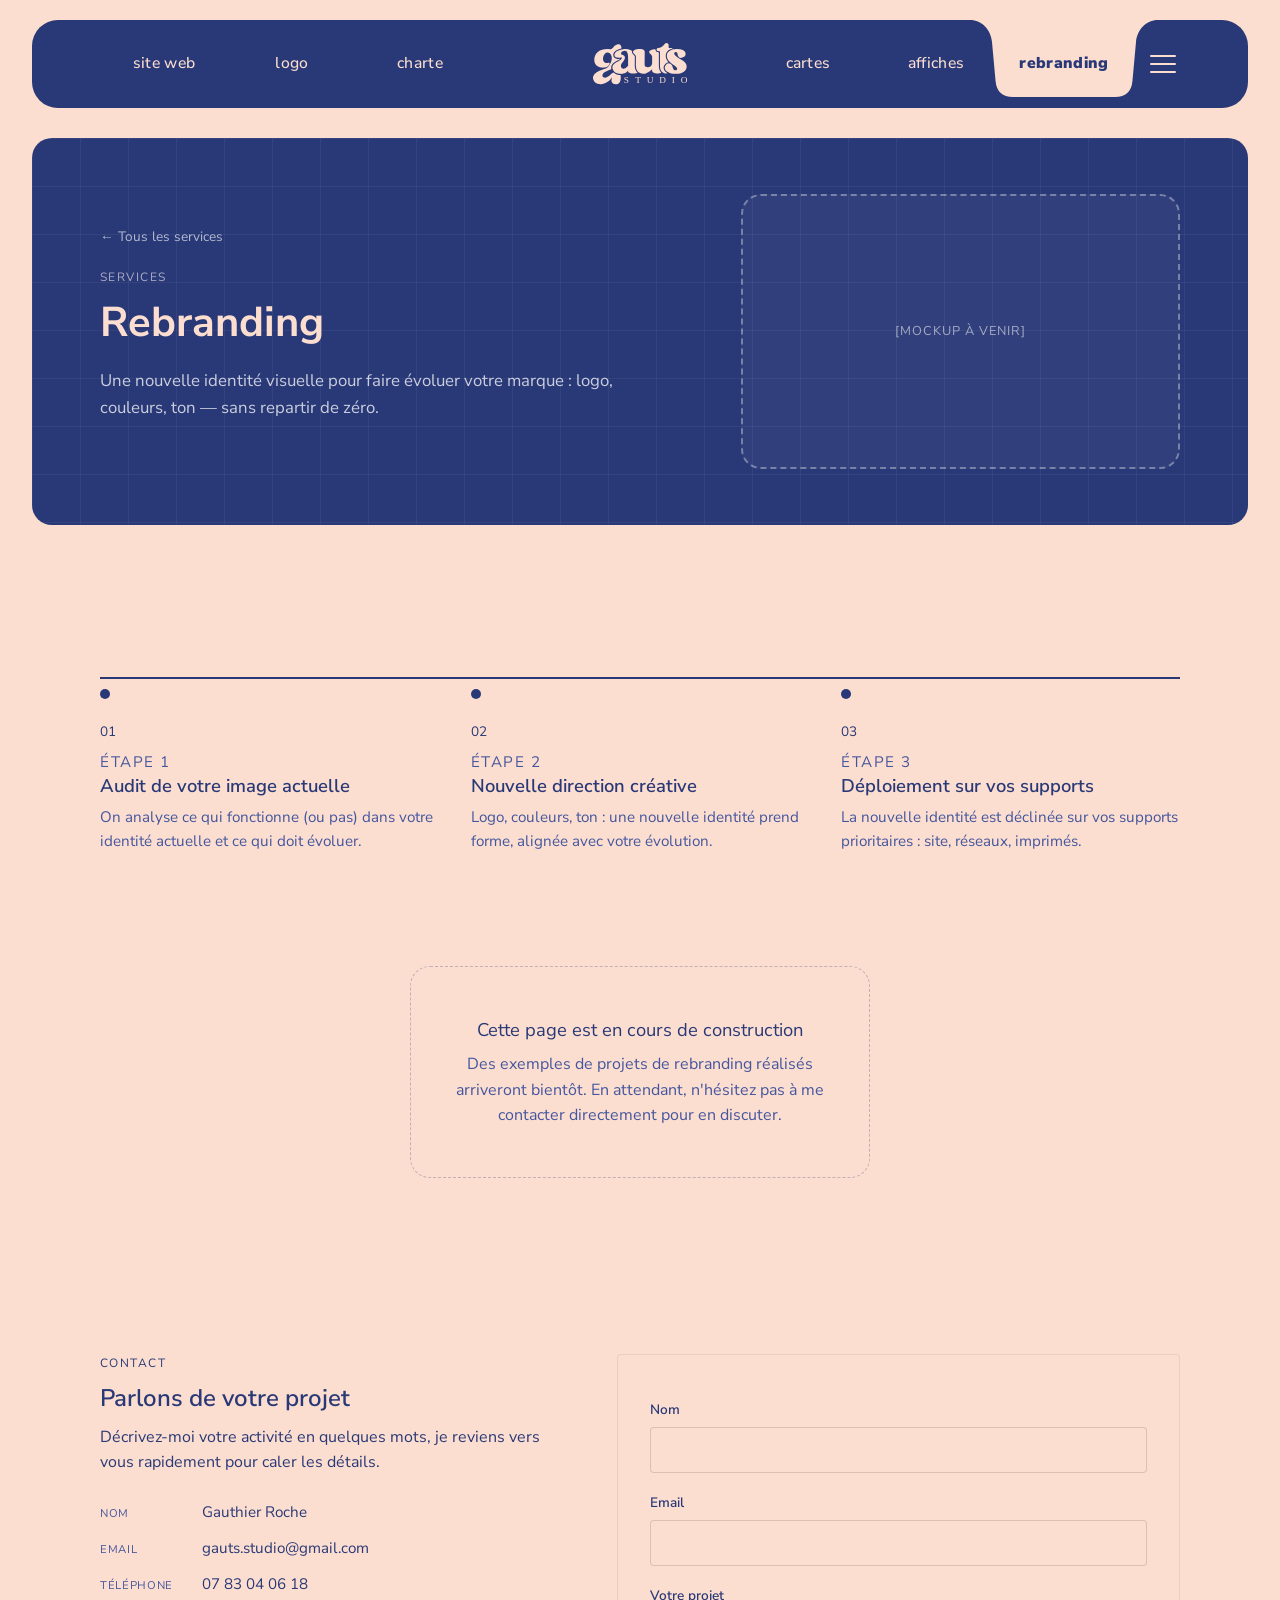
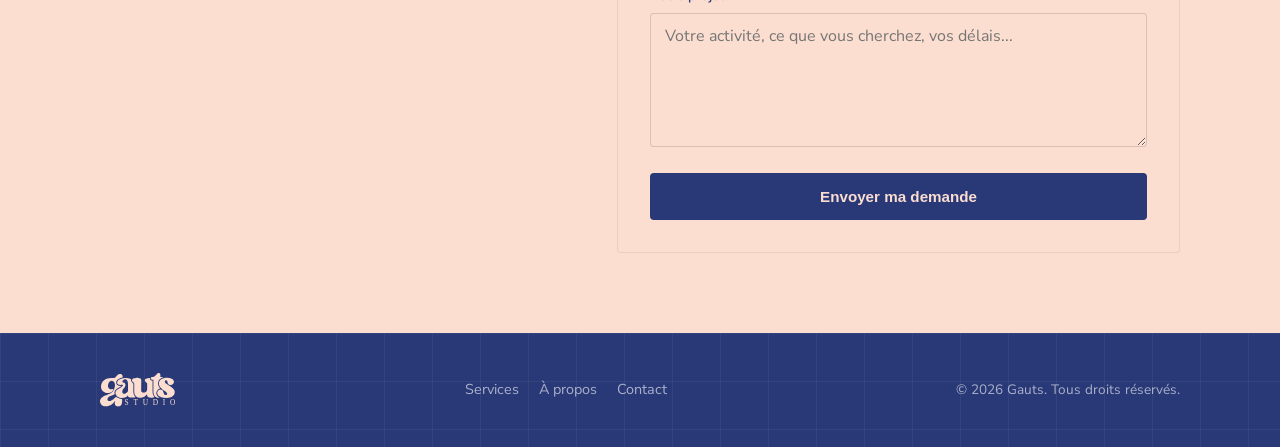
<file: services/rebranding.html>
<!DOCTYPE html>
<html lang="fr">
<head>
  <meta charset="UTF-8">
  <meta name="viewport" content="width=device-width, initial-scale=1.0">
  <title>Rebranding — Gauts</title>
  <meta name="description" content="Une nouvelle identité visuelle pour faire évoluer votre marque : logo, couleurs, ton, sans repartir de zéro.">
  <link rel="preconnect" href="https://fonts.googleapis.com">
  <link rel="preconnect" href="https://fonts.gstatic.com" crossorigin>
  <link href="https://fonts.googleapis.com/css2?family=Nunito+Sans:wght@400;500;600;700;800;900&display=swap" rel="stylesheet">
  <style>
    .page-transition{position:fixed;inset:0;background:#283977;transform:translateX(100%);transition:transform .5s cubic-bezier(.7,0,.3,1);z-index:200;pointer-events:none}
    .page-transition.is-covering{transform:translateX(0)}
    html.pt-active .page-transition{transform:translateX(0)}
    html.pt-active .page-transition.is-leaving{transform:translateX(-100%)}
    @media(prefers-reduced-motion:reduce){.page-transition{display:none}}
  </style>
  <script>if(sessionStorage.getItem('pt-enter')==='1')document.documentElement.classList.add('pt-active');</script>
  <link rel="stylesheet" href="../styles.css">
</head>
<body>
  <div class="page-transition" id="page-transition" aria-hidden="true"></div>

  <header data-site-header></header>

  <main>

    <section class="page-hero">
      <div class="container page-hero-inner">
        <div class="page-hero-content">
          <a class="back-link" href="../index.html#services">&larr; Tous les services</a>
          <p class="eyebrow eyebrow-light">Services</p>
          <h1>Rebranding</h1>
          <p class="page-hero-subtitle">Une nouvelle identité visuelle pour faire évoluer votre marque : logo, couleurs, ton — sans repartir de zéro.</p>
        </div>
        <div class="page-hero-visual">
          <div class="hero-mockup hero-mockup-screen">[MOCKUP À VENIR]</div>
        </div>
      </div>
    </section>

    <section class="service-process">
      <div class="container">
        <div class="timeline" id="timeline">
          <div class="timeline-track" aria-hidden="true"><span class="timeline-fill"></span></div>

          <div class="timeline-step">
            <span class="timeline-number">01</span>
            <p class="timeline-label">Étape 1</p>
            <h3>Audit de votre image actuelle</h3>
            <p>On analyse ce qui fonctionne (ou pas) dans votre identité actuelle et ce qui doit évoluer.</p>
          </div>

          <div class="timeline-step">
            <span class="timeline-number">02</span>
            <p class="timeline-label">Étape 2</p>
            <h3>Nouvelle direction créative</h3>
            <p>Logo, couleurs, ton : une nouvelle identité prend forme, alignée avec votre évolution.</p>
          </div>

          <div class="timeline-step">
            <span class="timeline-number">03</span>
            <p class="timeline-label">Étape 3</p>
            <h3>Déploiement sur vos supports</h3>
            <p>La nouvelle identité est déclinée sur vos supports prioritaires : site, réseaux, imprimés.</p>
          </div>
        </div>
      </div>
    </section>

    <section class="page-wip">
      <div class="container">
        <div class="page-wip-inner">
          <p class="page-wip-title">Cette page est en cours de construction</p>
          <p class="page-wip-text">Des exemples de projets de rebranding réalisés arriveront bientôt. En attendant, n'hésitez pas à me contacter directement pour en discuter.</p>
        </div>
      </div>
    </section>

    <section id="contact" class="contact">
      <div class="container contact-inner">
        <div class="contact-info">
          <p class="eyebrow">Contact</p>
          <h2>Parlons de votre projet</h2>
          <p>Décrivez-moi votre activité en quelques mots, je reviens vers vous rapidement pour caler les détails.</p>
          <ul class="contact-details">
            <li><span>Nom</span> Gauthier Roche</li>
            <li><span>Email</span> <a href="mailto:gauts.studio@gmail.com">gauts.studio@gmail.com</a></li>
            <li><span>Téléphone</span> <a href="tel:+33783040618">07 83 04 06 18</a></li>
          </ul>
        </div>

        <form class="contact-form" id="contact-form" action="https://formspree.io/f/xlgyvnkq" method="POST">
          <label for="name">Nom</label>
          <input type="text" id="name" name="name" required autocomplete="name">

          <label for="email">Email</label>
          <input type="email" id="email" name="email" required autocomplete="email">

          <label for="message">Votre projet</label>
          <textarea id="message" name="message" rows="5" required placeholder="Votre activité, ce que vous cherchez, vos délais..."></textarea>

          <button type="submit" class="btn btn-primary">Envoyer ma demande</button>
        </form>
      </div>
    </section>

  </main>

  <footer class="site-footer">
    <div class="container footer-inner">
      <a href="../index.html" class="logo"><img src="../assets/logo.svg" alt="Gauts" class="logo-img"></a>
      <nav class="footer-nav">
        <a href="../index.html#services">Services</a>
        <a href="../index.html#apropos">À propos</a>
        <a href="#contact">Contact</a>
      </nav>
      <p class="footer-copy">&copy; <span id="year"></span> Gauts. Tous droits réservés.</p>
    </div>
  </footer>

  <script src="../script.js"></script>
</body>
</html>
</file>
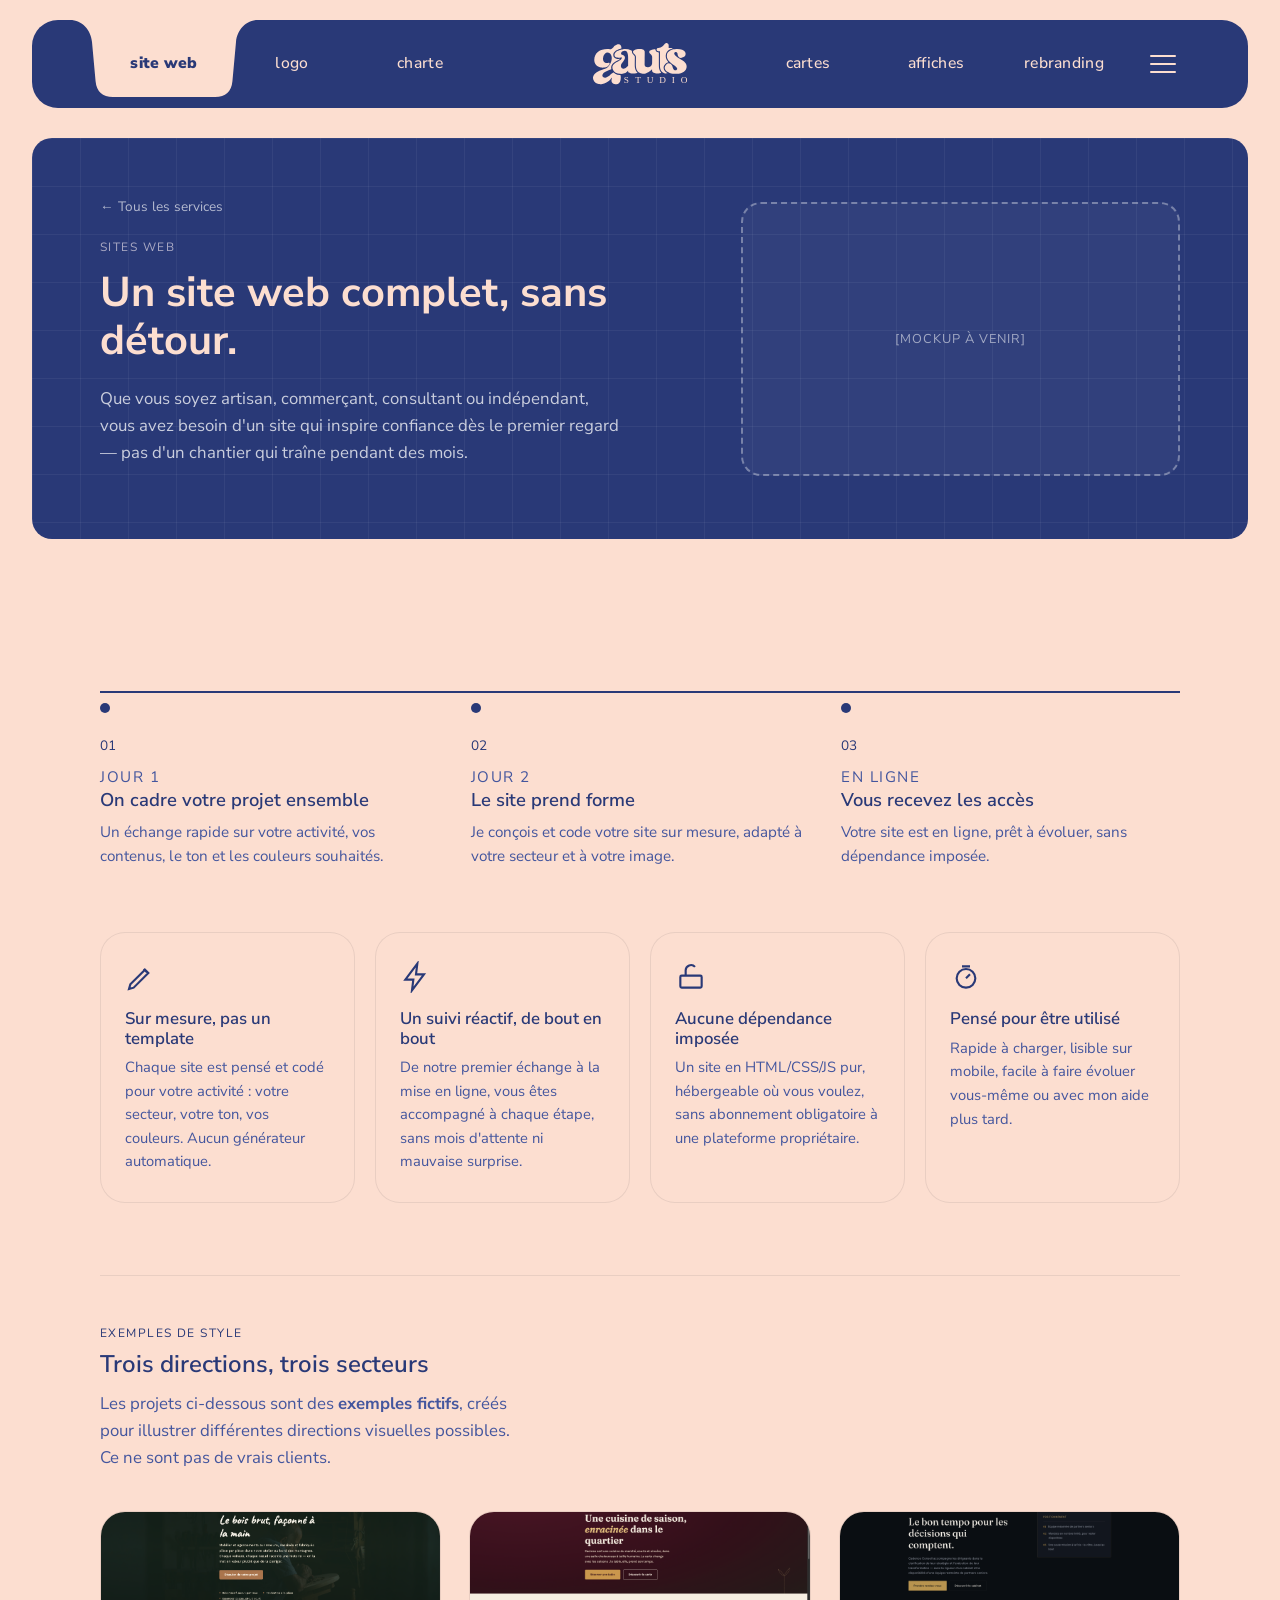
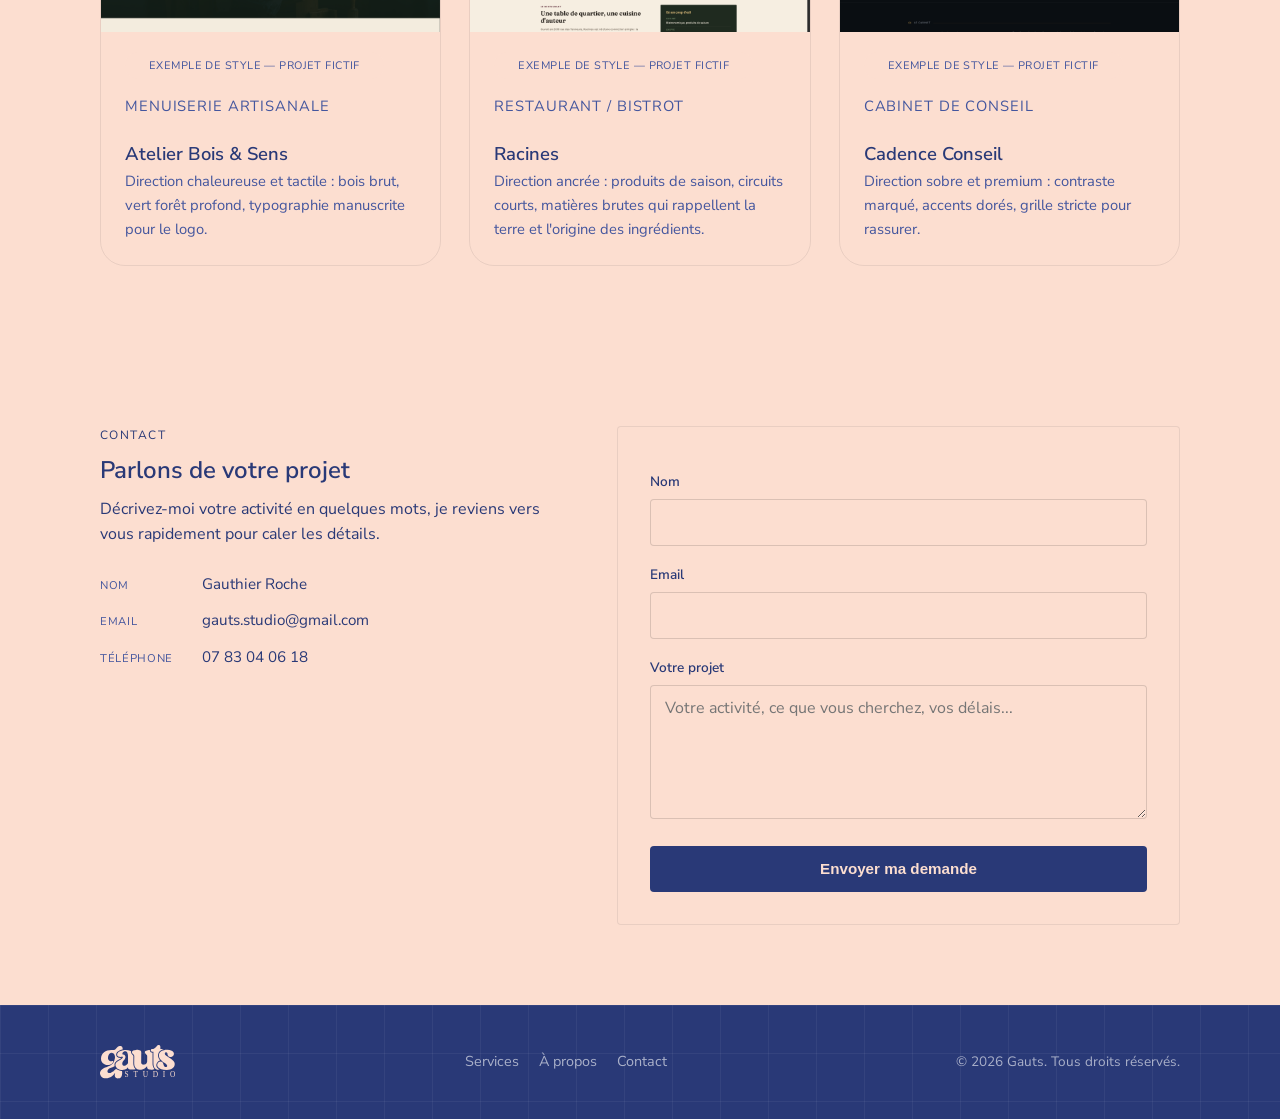
<file: services/sites-web.html>
<!DOCTYPE html>
<html lang="fr">
<head>
  <meta charset="UTF-8">
  <meta name="viewport" content="width=device-width, initial-scale=1.0">
  <title>Sites web — Gauts</title>
  <meta name="description" content="Un site web sur mesure, soigné dans le moindre détail, sans template figé. Exemples de directions visuelles.">
  <link rel="preconnect" href="https://fonts.googleapis.com">
  <link rel="preconnect" href="https://fonts.gstatic.com" crossorigin>
  <link href="https://fonts.googleapis.com/css2?family=Nunito+Sans:wght@400;500;600;700;800;900&display=swap" rel="stylesheet">
  <style>
    .page-transition{position:fixed;inset:0;background:#283977;transform:translateX(100%);transition:transform .5s cubic-bezier(.7,0,.3,1);z-index:200;pointer-events:none}
    .page-transition.is-covering{transform:translateX(0)}
    html.pt-active .page-transition{transform:translateX(0)}
    html.pt-active .page-transition.is-leaving{transform:translateX(-100%)}
    @media(prefers-reduced-motion:reduce){.page-transition{display:none}}
  </style>
  <script>if(sessionStorage.getItem('pt-enter')==='1')document.documentElement.classList.add('pt-active');</script>
  <link rel="stylesheet" href="../styles.css">
</head>
<body>
  <div class="page-transition" id="page-transition" aria-hidden="true"></div>

  <header data-site-header></header>

  <main>

    <section class="page-hero">
      <div class="container page-hero-inner">
        <div class="page-hero-content">
          <a class="back-link" href="../index.html#services">&larr; Tous les services</a>
          <p class="eyebrow eyebrow-light">Sites web</p>
          <h1>Un site web complet, sans détour.</h1>
          <p class="page-hero-subtitle">Que vous soyez artisan, commerçant, consultant ou indépendant, vous avez besoin d'un site qui inspire confiance dès le premier regard — pas d'un chantier qui traîne pendant des mois.</p>
        </div>
        <div class="page-hero-visual">
          <div class="hero-mockup hero-mockup-screen">[MOCKUP À VENIR]</div>
        </div>
      </div>
    </section>

    <section class="sites-web">
      <div class="container">
        <div class="timeline" id="timeline">
          <div class="timeline-track" aria-hidden="true"><span class="timeline-fill"></span></div>

          <div class="timeline-step">
            <span class="timeline-number">01</span>
            <p class="timeline-label">Jour 1</p>
            <h3>On cadre votre projet ensemble</h3>
            <p>Un échange rapide sur votre activité, vos contenus, le ton et les couleurs souhaités.</p>
          </div>

          <div class="timeline-step">
            <span class="timeline-number">02</span>
            <p class="timeline-label">Jour 2</p>
            <h3>Le site prend forme</h3>
            <p>Je conçois et code votre site sur mesure, adapté à votre secteur et à votre image.</p>
          </div>

          <div class="timeline-step">
            <span class="timeline-number">03</span>
            <p class="timeline-label">En ligne</p>
            <h3>Vous recevez les accès</h3>
            <p>Votre site est en ligne, prêt à évoluer, sans dépendance imposée.</p>
          </div>
        </div>

        <div class="services-grid">
          <div class="service-card">
            <span class="service-icon" aria-hidden="true">
              <svg viewBox="0 0 24 24" fill="none" stroke="currentColor" stroke-width="1.6"><path d="M3 21l3.5-1 11-11-2.5-2.5-11 11L3 21z"/><path d="M14 6l2.5 2.5"/></svg>
            </span>
            <h3>Sur mesure, pas un template</h3>
            <p>Chaque site est pensé et codé pour votre activité : votre secteur, votre ton, vos couleurs. Aucun générateur automatique.</p>
          </div>
          <div class="service-card">
            <span class="service-icon" aria-hidden="true">
              <svg viewBox="0 0 24 24" fill="none" stroke="currentColor" stroke-width="1.6"><path d="M13 2L4 14h6l-1 8 9-12h-6l1-8z"/></svg>
            </span>
            <h3>Un suivi réactif, de bout en bout</h3>
            <p>De notre premier échange à la mise en ligne, vous êtes accompagné à chaque étape, sans mois d'attente ni mauvaise surprise.</p>
          </div>
          <div class="service-card">
            <span class="service-icon" aria-hidden="true">
              <svg viewBox="0 0 24 24" fill="none" stroke="currentColor" stroke-width="1.6"><rect x="4" y="11" width="16" height="9" rx="1"/><path d="M8 11V7a4 4 0 0 1 7-2.6"/></svg>
            </span>
            <h3>Aucune dépendance imposée</h3>
            <p>Un site en HTML/CSS/JS pur, hébergeable où vous voulez, sans abonnement obligatoire à une plateforme propriétaire.</p>
          </div>
          <div class="service-card">
            <span class="service-icon" aria-hidden="true">
              <svg viewBox="0 0 24 24" fill="none" stroke="currentColor" stroke-width="1.6"><circle cx="12" cy="13" r="7"/><path d="M12 13l3-3M9 4h6"/></svg>
            </span>
            <h3>Pensé pour être utilisé</h3>
            <p>Rapide à charger, lisible sur mobile, facile à faire évoluer vous-même ou avec mon aide plus tard.</p>
          </div>
        </div>

        <div class="sites-web-examples">
          <p class="eyebrow">Exemples de style</p>
          <h2>Trois directions, trois secteurs</h2>
          <p class="section-intro">Les projets ci-dessous sont des <strong>exemples fictifs</strong>, créés pour illustrer différentes directions visuelles possibles. Ce ne sont pas de vrais clients.</p>

          <div class="portfolio-grid">
            <a class="portfolio-item portfolio-item-link" href="https://cheerful-bunny-e72cb5.netlify.app/" target="_blank" rel="noopener noreferrer">
              <img class="portfolio-swatch portfolio-image" src="../assets/vigniette.jpg" alt="Aperçu du site Atelier Bois &amp; Sens">
              <span class="portfolio-badge">Exemple de style — projet fictif</span>
              <p class="portfolio-sector">Menuiserie artisanale</p>
              <h3>Atelier Bois &amp; Sens</h3>
              <p>Direction chaleureuse et tactile : bois brut, vert forêt profond, typographie manuscrite pour le logo.</p>
            </a>

            <a class="portfolio-item portfolio-item-link" href="https://reliable-treacle-8b286b.netlify.app/" target="_blank" rel="noopener noreferrer">
              <img class="portfolio-swatch portfolio-image" src="../assets/resto-exemple.png" alt="Aperçu du site Le Comptoir de Louise">
              <span class="portfolio-badge">Exemple de style — projet fictif</span>
              <p class="portfolio-sector">Restaurant / bistrot</p>
              <h3>Racines</h3>
              <p>Direction ancrée : produits de saison, circuits courts, matières brutes qui rappellent la terre et l'origine des ingrédients.</p>
            </a>

            <a class="portfolio-item portfolio-item-link" href="https://ornate-souffle-e5ae67.netlify.app/" target="_blank" rel="noopener noreferrer">
              <img class="portfolio-swatch portfolio-image" src="../assets/cadence-conseil.png" alt="Aperçu du site Cadence Conseil">
              <span class="portfolio-badge">Exemple de style — projet fictif</span>
              <p class="portfolio-sector">Cabinet de conseil</p>
              <h3>Cadence Conseil</h3>
              <p>Direction sobre et premium : contraste marqué, accents dorés, grille stricte pour rassurer.</p>
            </a>
          </div>
        </div>
      </div>
    </section>

    <section id="contact" class="contact">
      <div class="container contact-inner">
        <div class="contact-info">
          <p class="eyebrow">Contact</p>
          <h2>Parlons de votre projet</h2>
          <p>Décrivez-moi votre activité en quelques mots, je reviens vers vous rapidement pour caler les détails.</p>
          <ul class="contact-details">
            <li><span>Nom</span> Gauthier Roche</li>
            <li><span>Email</span> <a href="mailto:gauts.studio@gmail.com">gauts.studio@gmail.com</a></li>
            <li><span>Téléphone</span> <a href="tel:+33783040618">07 83 04 06 18</a></li>
          </ul>
        </div>

        <form class="contact-form" id="contact-form" action="https://formspree.io/f/xlgyvnkq" method="POST">
          <label for="name">Nom</label>
          <input type="text" id="name" name="name" required autocomplete="name">

          <label for="email">Email</label>
          <input type="email" id="email" name="email" required autocomplete="email">

          <label for="message">Votre projet</label>
          <textarea id="message" name="message" rows="5" required placeholder="Votre activité, ce que vous cherchez, vos délais..."></textarea>

          <button type="submit" class="btn btn-primary">Envoyer ma demande</button>
        </form>
      </div>
    </section>

  </main>

  <footer class="site-footer">
    <div class="container footer-inner">
      <a href="../index.html" class="logo"><img src="../assets/logo.svg" alt="Gauts" class="logo-img"></a>
      <nav class="footer-nav">
        <a href="../index.html#services">Services</a>
        <a href="../index.html#apropos">À propos</a>
        <a href="#contact">Contact</a>
      </nav>
      <p class="footer-copy">&copy; <span id="year"></span> Gauts. Tous droits réservés.</p>
    </div>
  </footer>

  <script src="../script.js"></script>
</body>
</html>
</file>
<file: styles.css>
/* ============================================
   Gauts — site web personnel
   Direction : "atelier de précision"
   Grille stricte, fond corail/bordeaux profond / clair,
   frise chronologique comme signature unique.
   ============================================ */

:root {
  /* Couleurs */
  --color-ink: #293977;         /* bleu foncé — fonds sombres (header, hero, à propos, footer) + accents forts */
  --color-paper: #FCDED0;       /* beige — fonds de section, cartes (identique au fond principal) */
  --color-white: #FCDED0;       /* beige — fond principal de page */
  --color-signal: #293977;      /* bleu foncé — CTA, boutons sur fond clair */
  --color-signal-dim: #5B77B9;  /* bleu clair — survol des boutons */
  --color-signal-light: #ACABC5; /* teinte claire dérivée, pour rester lisible sur fond bleu foncé */
  --color-steel: #44569E;       /* texte secondaire, mélange des deux bleus pour la hiérarchie */
  --color-charcoal: #293977;    /* texte principal */

  /* Typo — Nunito Sans partout (chargée via Google Fonts dans le <head>) */
  --font-display: "Nunito Sans", "Helvetica Neue", Arial, sans-serif;
  --font-body: "Nunito Sans", "Helvetica Neue", Arial, sans-serif;
  --font-mono: "Nunito Sans", "Helvetica Neue", Arial, sans-serif;

  /* Rythme */
  --container-width: 1120px;
  --radius: 4px;
  --radius-lg: 20px;
  --gutter: clamp(0.75rem, 3vw, 2rem);
  --transition: 0.25s ease;

  /* Quadrillage — motif appliqué à tous les fonds bleus unis */
  --grid-pattern:
    linear-gradient(rgba(255,255,255,0.05) 1px, transparent 1px),
    linear-gradient(90deg, rgba(255,255,255,0.05) 1px, transparent 1px);
  --grid-size: 48px 48px;
}

@media (prefers-reduced-motion: reduce) {
  :root { --transition: 0s; }
}

*, *::before, *::after { box-sizing: border-box; }

html { scroll-behavior: smooth; }
@media (prefers-reduced-motion: reduce) {
  html { scroll-behavior: auto; }
}

body {
  margin: 0;
  font-family: var(--font-body);
  color: var(--color-charcoal);
  background: var(--color-white);
  line-height: 1.6;
  -webkit-font-smoothing: antialiased;
}

h1, h2, h3 {
  font-family: var(--font-display);
  font-weight: 600;
  line-height: 1.15;
  margin: 0 0 0.5em;
}

/* Le h1 (titres de hero) ressort davantage que h2/h3 pour marquer la
   hiérarchie entre les graisses disponibles de Nunito Sans. */
h1 { font-weight: 700; }

p { margin: 0 0 1em; }

a {
  color: inherit;
  text-decoration: none;
}

img { max-width: 100%; display: block; }

.container {
  width: 100%;
  max-width: var(--container-width);
  margin: 0 auto;
  padding: 0 1.25rem;
}

:focus-visible {
  outline: 2px solid var(--color-signal);
  outline-offset: 3px;
}

/* Sur les blocs à fond bleu foncé, l'anneau de focus s'inverse en clair
   pour rester visible (le bleu foncé se fondrait dans le fond). */
.site-header :focus-visible,
.hero :focus-visible,
.apropos :focus-visible,
.page-hero :focus-visible,
.site-footer :focus-visible {
  outline-color: var(--color-white);
}

.eyebrow {
  font-family: var(--font-mono);
  font-size: 0.75rem;
  letter-spacing: 0.12em;
  text-transform: uppercase;
  color: var(--color-ink);
  margin-bottom: 0.75rem;
}

.eyebrow-light { color: var(--color-signal-light); }

.section-intro {
  max-width: 42ch;
  color: var(--color-steel);
  font-size: 1.05rem;
}

/* ---------- Boutons ---------- */
.btn {
  display: inline-block;
  padding: 0.85rem 1.6rem;
  border-radius: var(--radius);
  font-weight: 600;
  font-size: 0.95rem;
  border: 1.5px solid transparent;
  transition: transform var(--transition), background var(--transition), border-color var(--transition);
  cursor: pointer;
}

.btn-primary {
  background: var(--color-signal);
  color: var(--color-white);
}
.btn-primary:hover { background: var(--color-signal-dim); color: var(--color-white); }

/* Sur le hero, le fond est déjà bleu foncé (--color-ink) : le bouton
   plein s'inverse pour rester visible sur son propre fond. */
.hero .btn-primary { background: var(--color-white); color: var(--color-ink); }
.hero .btn-primary:hover { background: var(--color-signal-light); color: var(--color-ink); }

.btn-secondary {
  background: transparent;
  border-color: rgba(255, 255, 255, 0.35);
  color: var(--color-white);
}
.btn-secondary:hover { border-color: var(--color-white); }

/* ---------- Header ---------- */
/* ============================================================
   Header — barre navy arrondie (référence HUGO.svg)
   Nav répartie de part et d'autre du logo centré, hamburger à
   droite. L'onglet actif est signalé par une « encoche » peach
   découpée dans le HAUT de la barre :
     - trapèze : la base est plus étroite que le sommet ;
     - coins du bas arrondis ;
     - raccords concaves en haut, qui relient l'encoche au fond
       de page (la matière peach « coule » vers l'extérieur).
   La forme est un seul tracé SVG calculé par script.js
   (notchPath) et animé de l'ancien onglet vers le nouveau.
   ============================================================ */
.site-header {
  position: sticky;
  top: 0;
  z-index: 50;
  /* Le fond doit être identique au remplissage de l'encoche : c'est lui
     qu'on voit « à travers » la découpe. */
  background: var(--color-white);
  padding: 1.25rem var(--gutter) 0.9rem;
}

.header-card {
  position: relative;
  background: var(--color-ink);
  border-radius: 26px;
}

.header-inner {
  position: relative;
  z-index: 2;
  display: grid;
  grid-template-columns: 1fr auto 1fr;
  align-items: center;
  gap: 1rem;
  height: 88px;
  padding-left: 1.5rem;
  padding-right: 1.5rem;
}

/* `.logo` sert aussi dans le footer : la mise en page centrée et la
   taille agrandie ne valent que dans le header. */
/* Aucun effet de survol sur le logo : seule l'encoche (état actif) le
   signale. Le focus clavier reste géré par l'anneau global. */
.logo {
  position: relative;
  display: flex;
  align-items: center;
}

.logo-img {
  height: 34px;
  width: auto;
  display: block;
}

.site-header .logo { justify-self: center; }
.site-header .logo-img { height: 42px; }

/* Variante sombre du logo (voir script.js) : le logo est peach comme
   le remplissage de l'encoche, donc invisible sur son propre fond une
   fois l'encoche tracée dessous (page d'accueil). Un
   calque masqué en navy prend le relais dans ce cas précis, exactement
   comme le texte des onglets qui s'inverse déjà en navy sur l'encoche. */
.logo-img-dark {
  position: absolute;
  inset: 0;
  background-color: var(--color-ink);
  -webkit-mask-size: contain;
  -webkit-mask-repeat: no-repeat;
  -webkit-mask-position: center;
  mask-size: contain;
  mask-repeat: no-repeat;
  mask-position: center;
  opacity: 0;
  pointer-events: none;
  transition: opacity var(--transition);
}

.notch-on-logo .logo-img-light { opacity: 0; }
.notch-on-logo .logo-img-dark { opacity: 1; }

/* ---------- Encoche (SVG plein cadre, sous le texte) ---------- */
.nav-notch {
  position: absolute;
  inset: 0;
  width: 100%;
  height: 100%;
  z-index: 1;
  display: none;
  pointer-events: none;
  overflow: visible;
}
.nav-notch path { fill: var(--color-white); }
@media (min-width: 1180px) {
  .nav-notch.is-ready { display: block; }
}

/* ---------- Nav inline (desktop) ---------- */
.nav-links {
  list-style: none;
  display: none;
  align-items: center;
  gap: 0.5rem;
  margin: 0;
  padding: 0;
}
.nav-links-left { justify-self: start; }

.header-right {
  justify-self: end;
  display: flex;
  align-items: center;
  gap: 0.5rem;
}

/* Tous les onglets texte ont EXACTEMENT la même boîte : largeur fixe
   (assez large pour « rebranding » en graisse Black), hauteur et padding
   identiques. L'encoche étant mesurée en JS sur l'élément réel, cette
   égalité stricte garantit que le glissement est rigoureusement le même
   d'un onglet à l'autre — même translation, largeur constante, aucune
   déformation propre à un onglet. Ne pas repasser en `min-width` : un
   libellé plus long élargirait alors sa seule encoche. Le texte est
   centré dans la boîte. */
.nav-link {
  display: inline-block;
  width: 7.5rem;
  padding: 0.55rem 0.8rem;
  text-align: center;
  color: var(--color-paper);
  font-size: 0.98rem;
  font-weight: 500;
  letter-spacing: 0.02em;
  text-transform: lowercase;
  white-space: nowrap;
  transition: color var(--transition);
}

/* Aucun effet de survol sur les onglets. Seul l'onglet actif est
   distingué : texte navy (lisible sur l'encoche peach) et graisse la
   plus épaisse de Nunito Sans (Black). Le passage navy n'a lieu que
   quand l'encoche est tracée, sinon ce serait navy sur navy. */
.nav-link.is-active { font-weight: 900; }
.has-notch .nav-link.is-active { color: var(--color-ink); }

/* ---------- Hamburger (toujours visible — ouvre le menu déroulant) ---------- */
.nav-toggle {
  display: inline-flex;
  flex-direction: column;
  justify-content: center;
  gap: 6px;
  width: 44px;
  height: 44px;
  background: none;
  border: none;
  cursor: pointer;
  padding: 0;
  flex-shrink: 0;
}

.nav-toggle span {
  display: block;
  height: 2px;
  width: 26px;
  margin-left: auto;
  background: var(--color-paper);
  border-radius: 2px;
  transform-origin: center;
  transition: transform var(--transition), opacity var(--transition);
}

.nav-toggle[aria-expanded="true"] span:nth-child(1) { transform: translateY(8px) rotate(45deg); }
.nav-toggle[aria-expanded="true"] span:nth-child(2) { opacity: 0; }
.nav-toggle[aria-expanded="true"] span:nth-child(3) { transform: translateY(-8px) rotate(-45deg); }

@media (min-width: 1180px) {
  .nav-links { display: flex; }
}
@media (max-width: 1179px) {
  .header-inner { height: 72px; }
  .site-header .logo-img { height: 34px; }
}

/* ============================================================
   Menu déroulant — défile de droite à gauche
   Panneau fixe sur la droite, translater de 100% → 0.
   ============================================================ */
.dropdown {
  position: fixed;
  inset: 0;
  z-index: 100;
  pointer-events: none;
}
.dropdown.is-open { pointer-events: auto; }

.dropdown-backdrop {
  position: absolute;
  inset: 0;
  background: rgba(20, 22, 26, 0.45);
  opacity: 0;
  transition: opacity var(--transition);
}
.dropdown.is-open .dropdown-backdrop { opacity: 1; }

.dropdown-panel {
  position: absolute;
  top: 0;
  right: 0;
  bottom: 0;
  width: min(380px, 90vw);
  background: var(--color-paper);
  color: var(--color-ink);
  transform: translateX(100%);
  transition: transform 0.42s cubic-bezier(0.7, 0, 0.3, 1);
  display: flex;
  flex-direction: column;
  padding: 5rem 2rem 2rem;
  overflow-y: auto;
}
.dropdown.is-open .dropdown-panel { transform: translateX(0); }

.dropdown-close {
  position: absolute;
  top: 1rem;
  right: 1rem;
  width: 40px;
  height: 40px;
  display: inline-flex;
  align-items: center;
  justify-content: center;
  background: none;
  border: none;
  cursor: pointer;
  color: var(--color-ink);
  border-radius: 50%;
  transition: background var(--transition);
}
.dropdown-close:hover { background: rgba(41, 57, 119, 0.08); }
.dropdown-close svg { width: 20px; height: 20px; }

.dropdown-nav {
  display: flex;
  flex-direction: column;
  gap: 0.15rem;
}

.dropdown-link {
  display: block;
  padding: 0.85rem 0;
  font-size: 1rem;
  letter-spacing: 0.02em;
  text-transform: lowercase;
  color: var(--color-ink);
  border-bottom: 1px solid rgba(41, 57, 119, 0.1);
  transform: translateX(0);
  transition: color var(--transition), transform var(--transition);
}
.dropdown-link:hover { transform: translateX(0.4rem); color: var(--color-signal-dim); }
.dropdown-link.is-active { font-weight: 900; color: var(--color-signal); }

.dropdown-cta {
  margin-top: 1.25rem;
  align-self: flex-start;
  padding: 0.65rem 1.4rem;
  background: var(--color-ink);
  color: var(--color-paper) !important;
  border-radius: 999px;
  font-size: 0.9rem;
  letter-spacing: 0.02em;
  transition: background var(--transition);
}
.dropdown-cta:hover { background: var(--color-signal-dim); }

@media (prefers-reduced-motion: reduce) {
  .dropdown-panel,
  .dropdown-backdrop { transition: none; }
}

/* ============================================================
   Transition de page — overlay qui défile de droite à gauche
   États :
   - base          : translateX(100%)  (hors champ à droite)
   - .is-covering  : translateX(0)     (couvre, sur clic sortant)
   - html.pt-active: translateX(0)     (couvre dès le 1er paint
                    entrant — posé par un mini-script inline)
   - .is-leaving   : translateX(-100%) (resort vers la gauche)
   La version critique (avant styles.css) est dupliquée en inline
   dans le <head> de chaque page pour éviter tout flash.
   ============================================================ */
.page-transition {
  position: fixed;
  inset: 0;
  background: var(--color-ink);
  transform: translateX(100%);
  transition: transform 0.5s cubic-bezier(0.7, 0, 0.3, 1);
  z-index: 200;
  pointer-events: none;
}
.page-transition.is-covering { transform: translateX(0); }
html.pt-active .page-transition { transform: translateX(0); }
html.pt-active .page-transition.is-leaving { transform: translateX(-100%); }

@media (prefers-reduced-motion: reduce) {
  .page-transition { display: none; }
}

/* ============================================================
   Navigation interne — transition du corps de page
   Le contenu de <main> est remplacé sans recharger la page :
   l'ancien sort vers la gauche, le nouveau entre par la droite,
   dans le même sens que l'encoche du header.
   ============================================================ */
main {
  transition: opacity 0.3s ease, transform 0.3s ease;
}
main.is-swapping-out {
  opacity: 0;
  transform: translateX(-26px);
}
main.is-swapping-in {
  opacity: 0;
  transform: translateX(26px);
  transition: none;
}
main:focus { outline: none; }

@media (prefers-reduced-motion: reduce) {
  main,
  main.is-swapping-out,
  main.is-swapping-in {
    transition: none;
    opacity: 1;
    transform: none;
  }
}

/* ---------- Hero / carrousel ---------- */
.hero {
  position: relative;
  background: var(--color-ink);
  background-image: var(--grid-pattern);
  background-size: var(--grid-size);
  color: var(--color-white);
  margin: 1rem var(--gutter) 1.5rem;
  border-radius: var(--radius-lg);
  overflow: hidden;
}

.hero-carousel { position: relative; }

.hero-track {
  display: flex;
  transition: transform 0.45s ease;
}

@media (prefers-reduced-motion: reduce) {
  .hero-track { transition: none; }
}

.hero-slide {
  flex: 0 0 100%;
  min-width: 0;
  padding: 4.5rem 0 3rem;
}

.hero-inner {
  display: grid;
  grid-template-columns: 1fr;
  gap: 2.5rem;
  align-items: center;
}

/* Slide « Cartes de visite » — en pile (mobile / tablette < 900 px) :
   le mockup passe sous le texte, centré, borné pour ne pas devenir
   démesuré sur les grands téléphones et petites tablettes. */
.hero-inner-cartes .real-mockup {
  max-width: 460px;
  margin-left: auto;
  margin-right: auto;
}

@media (min-width: 900px) {
  .hero-inner { grid-template-columns: 1.15fr 0.85fr; gap: 3rem; }
  /* Slide « Cartes de visite » : le mockup est un vrai visuel (pas un
     placeholder), on lui donne le poids de colonne dominant pour qu'il
     occupe l'espace de droite. Entre 900 et 1300 px, on borne sa largeur
     et on garde une marge à droite : sinon il passerait sous la flèche
     « suivant » du carrousel. Au-delà (voir plus bas), on lève la borne. */
  .hero-inner-cartes { grid-template-columns: 0.95fr 1.05fr; gap: 2rem; }
  .hero-inner-cartes .real-mockup {
    margin-left: auto;
    margin-right: 3.5rem;
    max-width: 500px;
  }
}

/* À partir de ~1300 px, le hero est assez large pour que la flèche
   « suivant » dégage le bord du conteneur : on peut lever la borne et
   laisser le mockup prendre toute la colonne (dominante). */
@media (min-width: 1300px) {
  .hero-inner-cartes { grid-template-columns: 0.85fr 1.15fr; gap: 2.25rem; }
  .hero-inner-cartes .real-mockup { margin-right: 0; max-width: 620px; }
}

.hero-content { max-width: 56ch; }

.hero h1 {
  font-size: clamp(2rem, 5.5vw, 3.4rem);
  color: var(--color-white);
}

.highlight { color: var(--color-signal-light); }

.hero-subtitle {
  font-size: 1.1rem;
  color: rgba(255, 255, 255, 0.75);
  max-width: 48ch;
}

.hero-actions {
  display: flex;
  flex-wrap: wrap;
  gap: 1rem;
  margin-top: 2rem;
}

.hero-points {
  list-style: none;
  margin: 1.75rem 0 0;
  padding: 0;
  display: grid;
  gap: 0.65rem;
}

.hero-points li {
  display: flex;
  align-items: center;
  gap: 0.65rem;
  font-size: 0.95rem;
  color: rgba(255, 255, 255, 0.85);
}

.hero-points svg {
  width: 18px;
  height: 18px;
  color: var(--color-signal-light);
  flex-shrink: 0;
}

.hero-visual { display: flex; }

.hero-mockup {
  width: 100%;
  display: flex;
  align-items: center;
  justify-content: center;
  text-align: center;
  border: 2px dashed rgba(255, 255, 255, 0.35);
  border-radius: var(--radius-lg);
  background: rgba(255, 255, 255, 0.04);
  color: rgba(255, 255, 255, 0.55);
  font-family: var(--font-mono);
  font-size: 0.8rem;
  letter-spacing: 0.08em;
  text-transform: uppercase;
  padding: 1.5rem;
}

.hero-mockup-screen { aspect-ratio: 16 / 10; }
.hero-mockup-square { aspect-ratio: 1 / 1; max-width: 340px; margin: 0 auto; }
.hero-mockup-card { aspect-ratio: 8 / 5; max-width: 340px; margin: 0 auto; }
.hero-mockup-board { aspect-ratio: 4 / 3; }
.hero-mockup-poster { aspect-ratio: 3 / 4; max-width: 280px; margin: 0 auto; }

.hero-arrow {
  position: absolute;
  top: 50%;
  transform: translateY(-50%);
  width: 40px;
  height: 40px;
  border-radius: 50%;
  border: 1.5px solid rgba(255, 255, 255, 0.3);
  background: rgba(20, 22, 26, 0.25);
  color: var(--color-white);
  display: flex;
  align-items: center;
  justify-content: center;
  cursor: pointer;
  z-index: 5;
  transition: background var(--transition), border-color var(--transition);
}

.hero-arrow:hover {
  background: rgba(255, 255, 255, 0.15);
  border-color: var(--color-white);
}

.hero-arrow svg { width: 18px; height: 18px; }
.hero-arrow-prev { left: 0.75rem; }
.hero-arrow-next { right: 0.75rem; }

@media (min-width: 768px) {
  .hero-arrow { width: 44px; height: 44px; }
  .hero-arrow-prev { left: 1.5rem; }
  .hero-arrow-next { right: 1.5rem; }
}

.hero-dots {
  display: flex;
  justify-content: center;
  gap: 0.5rem;
  padding-bottom: 2rem;
}

.hero-dot {
  width: 9px;
  height: 9px;
  padding: 0;
  border: none;
  border-radius: 50%;
  background: rgba(255, 255, 255, 0.3);
  cursor: pointer;
  transition: background var(--transition), transform var(--transition);
}

.hero-dot.is-active {
  background: var(--color-white);
  transform: scale(1.3);
}

@media (prefers-reduced-motion: reduce) {
  .hero-dot { transition: none; }
}

/* ---------- Vue d'ensemble des services ---------- */
.services-overview {
  background: var(--color-white);
  padding: 5rem 0;
}

.overview-grid {
  display: grid;
  grid-template-columns: 1fr;
  gap: 1.25rem;
  margin-top: 2.5rem;
}

@media (min-width: 640px) {
  .overview-grid { grid-template-columns: repeat(2, 1fr); }
}
@media (min-width: 1024px) {
  .overview-grid { grid-template-columns: repeat(3, 1fr); }
}

.overview-card {
  position: relative;
  display: block;
  overflow: hidden;
  background: var(--color-paper);
  border: 1px solid rgba(20, 22, 26, 0.08);
  border-radius: 25px;
  padding: 1.75rem 1.5rem;
  color: inherit;
  text-decoration: none;
  transition: transform 0.2s ease, box-shadow 0.2s ease;
}

/* Fond bleu quadrillé qui apparaît en fondu au survol/focus — un
   pseudo-élément permet de transitionner en douceur (background-image
   ne peut pas s'animer directement). */
.overview-card::before {
  content: "";
  position: absolute;
  inset: 0;
  z-index: -1;
  border-radius: inherit;
  background: var(--color-ink);
  background-image: var(--grid-pattern);
  background-size: var(--grid-size);
  opacity: 0;
  transition: opacity var(--transition);
}

.overview-card:hover,
.overview-card:focus-visible {
  transform: translateY(-4px);
  box-shadow: 0 12px 30px rgba(20, 22, 26, 0.12);
  outline-color: var(--color-white);
}

.overview-card:hover::before,
.overview-card:focus-visible::before {
  opacity: 1;
}

@media (prefers-reduced-motion: reduce) {
  .overview-card { transition: none; }
  .overview-card::before { transition: none; }
  .overview-card:hover,
  .overview-card:focus-visible { transform: none; }
}

.overview-icon {
  display: inline-flex;
  width: 32px;
  height: 32px;
  color: var(--color-ink);
  margin-bottom: 1rem;
  transition: color var(--transition);
}
.overview-icon svg { width: 100%; height: 100%; }

.overview-card h3 { font-size: 1.05rem; transition: color var(--transition); }
.overview-card p { color: var(--color-steel); font-size: 0.92rem; margin-bottom: 0; transition: color var(--transition); }

.overview-card:hover .overview-icon,
.overview-card:focus-visible .overview-icon,
.overview-card:hover h3,
.overview-card:focus-visible h3 {
  color: var(--color-white);
}

.overview-card:hover p,
.overview-card:focus-visible p {
  color: rgba(255, 255, 255, 0.78);
}

/* ---------- Sites web ---------- */
.sites-web {
  background: var(--color-paper);
  padding: 5rem 0;
}

.sites-web-examples {
  margin-top: 4.5rem;
  padding-top: 3rem;
  border-top: 1px solid rgba(20, 22, 26, 0.08);
}

.sites-web-examples h2 { font-size: 1.5rem; margin-top: -0.25rem; }

/* Frise chronologique — élément signature */
.timeline {
  position: relative;
  display: grid;
  grid-template-columns: 1fr;
  gap: 2.5rem;
  margin: 3rem 0 4rem;
  padding-top: 1rem;
}

.timeline-track { display: none; }

.timeline-step {
  position: relative;
  padding-left: 1.5rem;
  border-left: 2px solid rgba(20, 22, 26, 0.12);
}

.timeline-number {
  display: block;
  font-family: var(--font-mono);
  font-size: 0.85rem;
  color: var(--color-ink);
  margin-bottom: 0.5rem;
}

.timeline-label {
  font-family: var(--font-mono);
  font-size: 0.7rem;
  letter-spacing: 0.1em;
  text-transform: uppercase;
  color: var(--color-steel);
  margin-bottom: 0.35rem;
}

.timeline-step h3 { font-size: 1.15rem; }
.timeline-step p { color: var(--color-steel); font-size: 0.95rem; margin-bottom: 0; }

@media (min-width: 768px) {
  .timeline {
    grid-template-columns: repeat(3, 1fr);
    gap: 2rem;
  }
  .timeline-track {
    display: block;
    position: absolute;
    top: 0;
    left: 0;
    right: 0;
    height: 2px;
    background: rgba(20, 22, 26, 0.12);
  }
  .timeline-fill {
    display: block;
    height: 100%;
    width: 100%;
    background: var(--color-signal);
    transform: scaleX(0);
    transform-origin: left center;
    transition: transform 1.1s ease;
  }
  .timeline.is-visible .timeline-fill { transform: scaleX(1); }
  .timeline-step {
    border-left: none;
    padding-left: 0;
    padding-top: 1.75rem;
  }
  .timeline-step::before {
    content: "";
    position: absolute;
    top: -4px;
    left: 0;
    width: 10px;
    height: 10px;
    background: var(--color-signal);
    border-radius: 50%;
  }
}

@media (prefers-reduced-motion: reduce) {
  .timeline-fill { transform: scaleX(1) !important; transition: none; }
}

.services-grid {
  display: grid;
  grid-template-columns: 1fr;
  gap: 1.25rem;
}

@media (min-width: 640px) {
  .services-grid { grid-template-columns: repeat(2, 1fr); }
}
@media (min-width: 1024px) {
  .services-grid { grid-template-columns: repeat(4, 1fr); }
}

.service-card {
  background: var(--color-white);
  border: 1px solid rgba(20, 22, 26, 0.08);
  border-radius: 25px;
  padding: 1.75rem 1.5rem;
}

.service-icon {
  display: inline-flex;
  width: 32px;
  height: 32px;
  color: var(--color-ink);
  margin-bottom: 1rem;
}
.service-icon svg { width: 100%; height: 100%; }

.service-card h3 { font-size: 1.05rem; }
.service-card p { color: var(--color-steel); font-size: 0.92rem; margin-bottom: 0; }

/* ---------- Portfolio (dans la section Sites web) ---------- */
.portfolio-grid {
  display: grid;
  grid-template-columns: 1fr;
  gap: 1.75rem;
  margin-top: 2.5rem;
}

@media (min-width: 768px) {
  .portfolio-grid { grid-template-columns: repeat(3, 1fr); }
}

.portfolio-item {
  border: 1px solid rgba(20, 22, 26, 0.08);
  border-radius: 25px;
  overflow: hidden;
  display: flex;
  flex-direction: column;
  color: inherit;
  text-decoration: none;
}

.portfolio-item-link {
  transition: transform 0.2s ease, box-shadow 0.2s ease;
}

.portfolio-item-link:hover,
.portfolio-item-link:focus-visible {
  transform: translateY(-4px);
  box-shadow: 0 12px 30px rgba(20, 22, 26, 0.12);
}

.portfolio-item-link:focus-visible {
  outline: 3px solid var(--color-ink);
  outline-offset: 3px;
}

@media (prefers-reduced-motion: reduce) {
  .portfolio-item-link {
    transition: none;
  }
  .portfolio-item-link:hover,
  .portfolio-item-link:focus-visible {
    transform: none;
  }
}

.portfolio-swatch { height: 120px; }
.portfolio-image {
  width: 100%;
  object-fit: cover;
  display: block;
}
.portfolio-item .portfolio-badge,
.portfolio-item h3,
.portfolio-item p,
.portfolio-sector {
  padding-left: 1.5rem;
  padding-right: 1.5rem;
}

.portfolio-badge {
  display: inline-block;
  width: fit-content;
  margin: 1.25rem 1.5rem 0;
  padding: 0.3rem 0.7rem;
  background: var(--color-paper);
  color: var(--color-steel);
  font-family: var(--font-mono);
  font-size: 0.68rem;
  letter-spacing: 0.04em;
  text-transform: uppercase;
  border-radius: 999px;
}

.portfolio-sector {
  margin-top: 1rem;
  margin-bottom: 0.15rem;
  font-family: var(--font-mono);
  font-size: 0.75rem;
  color: var(--color-ink);
  text-transform: uppercase;
  letter-spacing: 0.06em;
}

.portfolio-item h3 { margin-bottom: 0.4rem; font-size: 1.15rem; }
.portfolio-item p { color: var(--color-steel); font-size: 0.92rem; padding-bottom: 1.5rem; margin-bottom: 0; }

/* ---------- Bannière de page (sous-pages services) ---------- */
.page-hero {
  position: relative;
  background: var(--color-ink);
  background-image: var(--grid-pattern);
  background-size: var(--grid-size);
  color: var(--color-white);
  margin: 1rem var(--gutter) 1.5rem;
  border-radius: var(--radius-lg);
  padding: 3.5rem 0;
}

.page-hero-inner {
  display: grid;
  grid-template-columns: 1fr;
  gap: 2.5rem;
  align-items: center;
}

@media (min-width: 900px) {
  .page-hero-inner { grid-template-columns: 1.15fr 0.85fr; gap: 3rem; }
}

/* Variante utilisée quand le visuel est un vrai mockup plutôt qu'un
   placeholder : on lui laisse davantage de place qu'au texte. */
@media (min-width: 900px) {
  .page-hero-inner-wide { grid-template-columns: 0.85fr 1.15fr; }
}

.page-hero-content { max-width: 56ch; }

.page-hero h1 {
  font-size: clamp(1.8rem, 4.5vw, 2.6rem);
  color: var(--color-white);
  max-width: 44ch;
}

.page-hero-subtitle {
  font-size: 1.05rem;
  color: rgba(255, 255, 255, 0.75);
  max-width: 52ch;
}

.back-link {
  display: inline-block;
  margin-bottom: 1.25rem;
  font-size: 0.85rem;
  color: rgba(255, 255, 255, 0.65);
  transition: color var(--transition);
}
.back-link:hover { color: var(--color-white); }

.page-hero-visual { display: flex; }

/* Vrai visuel (pas un placeholder) : affiché sans cadre ni fond,
   directement sur le bleu du hero. Même traitement aux deux endroits où
   ce mockup apparaît : le hero de la page cartes de visite
   (`.page-hero-visual`) et le slide « Cartes de visite » du carrousel
   d'accueil (`.hero-visual`). `height: auto` garde le ratio de l'image
   (aucune déformation) ; `width: 100%` la laisse suivre sa colonne, qui
   passe pleine largeur sous 900 px. */
.real-mockup {
  width: 100%;
}
.real-mockup img {
  width: 100%;
  height: auto;
  display: block;
}

/* ---------- Frise "déroulé du projet" (pages services) ---------- */
.service-process {
  background: var(--color-paper);
  padding: 5rem 0 1rem;
}

/* ---------- Pages de services sans contenu détaillé pour l'instant ---------- */
.page-wip {
  padding: 2rem 0 6rem;
  background: var(--color-paper);
}

.page-wip-inner {
  max-width: 46ch;
  margin: 0 auto;
  padding: 3rem 2rem;
  text-align: center;
  border: 1.5px dashed rgba(41, 57, 119, 0.28);
  border-radius: var(--radius-lg);
}

.page-wip-title {
  font-family: var(--font-display);
  font-size: 1.15rem;
  color: var(--color-ink);
  margin-bottom: 0.5rem;
}

.page-wip-text {
  margin: 0;
  color: var(--color-steel);
  font-size: 1rem;
}

/* ---------- À propos ---------- */
.apropos {
  background: var(--color-ink);
  background-image: var(--grid-pattern);
  background-size: var(--grid-size);
  color: var(--color-white);
  padding: 5rem 0;
}

.apropos-inner { max-width: 62ch; }
.apropos h2 { color: var(--color-white); }
.apropos p { color: rgba(255, 255, 255, 0.78); }

.trust-list {
  list-style: none;
  margin: 2rem 0 0;
  padding: 0;
  display: grid;
  gap: 1rem;
}

.trust-list li {
  display: flex;
  align-items: center;
  gap: 0.75rem;
  color: var(--color-white);
  font-size: 0.98rem;
}

.trust-list svg {
  width: 20px;
  height: 20px;
  color: var(--color-white);
  flex-shrink: 0;
}

/* ---------- Contact ---------- */
.contact {
  background: var(--color-paper);
  padding: 5rem 0;
}

.contact-inner {
  display: grid;
  grid-template-columns: 1fr;
  gap: 3rem;
}

@media (min-width: 900px) {
  .contact-inner { grid-template-columns: 1fr 1.2fr; }
}

.contact-details {
  list-style: none;
  margin: 1.5rem 0 0;
  padding: 0;
  display: grid;
  gap: 0.75rem;
}

.contact-details li {
  font-family: var(--font-mono);
  font-size: 0.95rem;
}

.contact-details span {
  display: inline-block;
  min-width: 90px;
  color: var(--color-steel);
  text-transform: uppercase;
  font-size: 0.7rem;
  letter-spacing: 0.06em;
  margin-right: 0.5rem;
}

.contact-form {
  display: flex;
  flex-direction: column;
  gap: 0.4rem;
  background: var(--color-white);
  border: 1px solid rgba(20, 22, 26, 0.08);
  border-radius: var(--radius);
  padding: 2rem;
}

.contact-form label {
  font-size: 0.85rem;
  font-weight: 600;
  margin-top: 0.75rem;
}

.contact-form input,
.contact-form textarea {
  font-family: var(--font-body);
  font-size: 1rem;
  padding: 0.7rem 0.85rem;
  border: 1.5px solid rgba(20, 22, 26, 0.15);
  border-radius: var(--radius);
  background: var(--color-white);
  color: var(--color-charcoal);
  resize: vertical;
}

.contact-form input:focus,
.contact-form textarea:focus {
  border-color: var(--color-signal);
  outline: none;
}

.contact-form .btn { margin-top: 1.25rem; }

.contact-details a:hover { color: var(--color-ink); }

/* ---------- Footer ---------- */
.site-footer {
  background: var(--color-ink);
  background-image: var(--grid-pattern);
  background-size: var(--grid-size);
  color: rgba(255, 255, 255, 0.6);
  padding: 2.5rem 0;
}

.footer-inner {
  display: flex;
  flex-direction: column;
  gap: 1.25rem;
  align-items: flex-start;
}

@media (min-width: 640px) {
  .footer-inner {
    flex-direction: row;
    align-items: center;
    justify-content: space-between;
  }
}

.footer-nav {
  display: flex;
  flex-wrap: wrap;
  gap: 1.25rem;
  font-size: 0.9rem;
}

.footer-nav a:hover { color: var(--color-white); }

.footer-copy { font-size: 0.85rem; margin: 0; }
</file>
